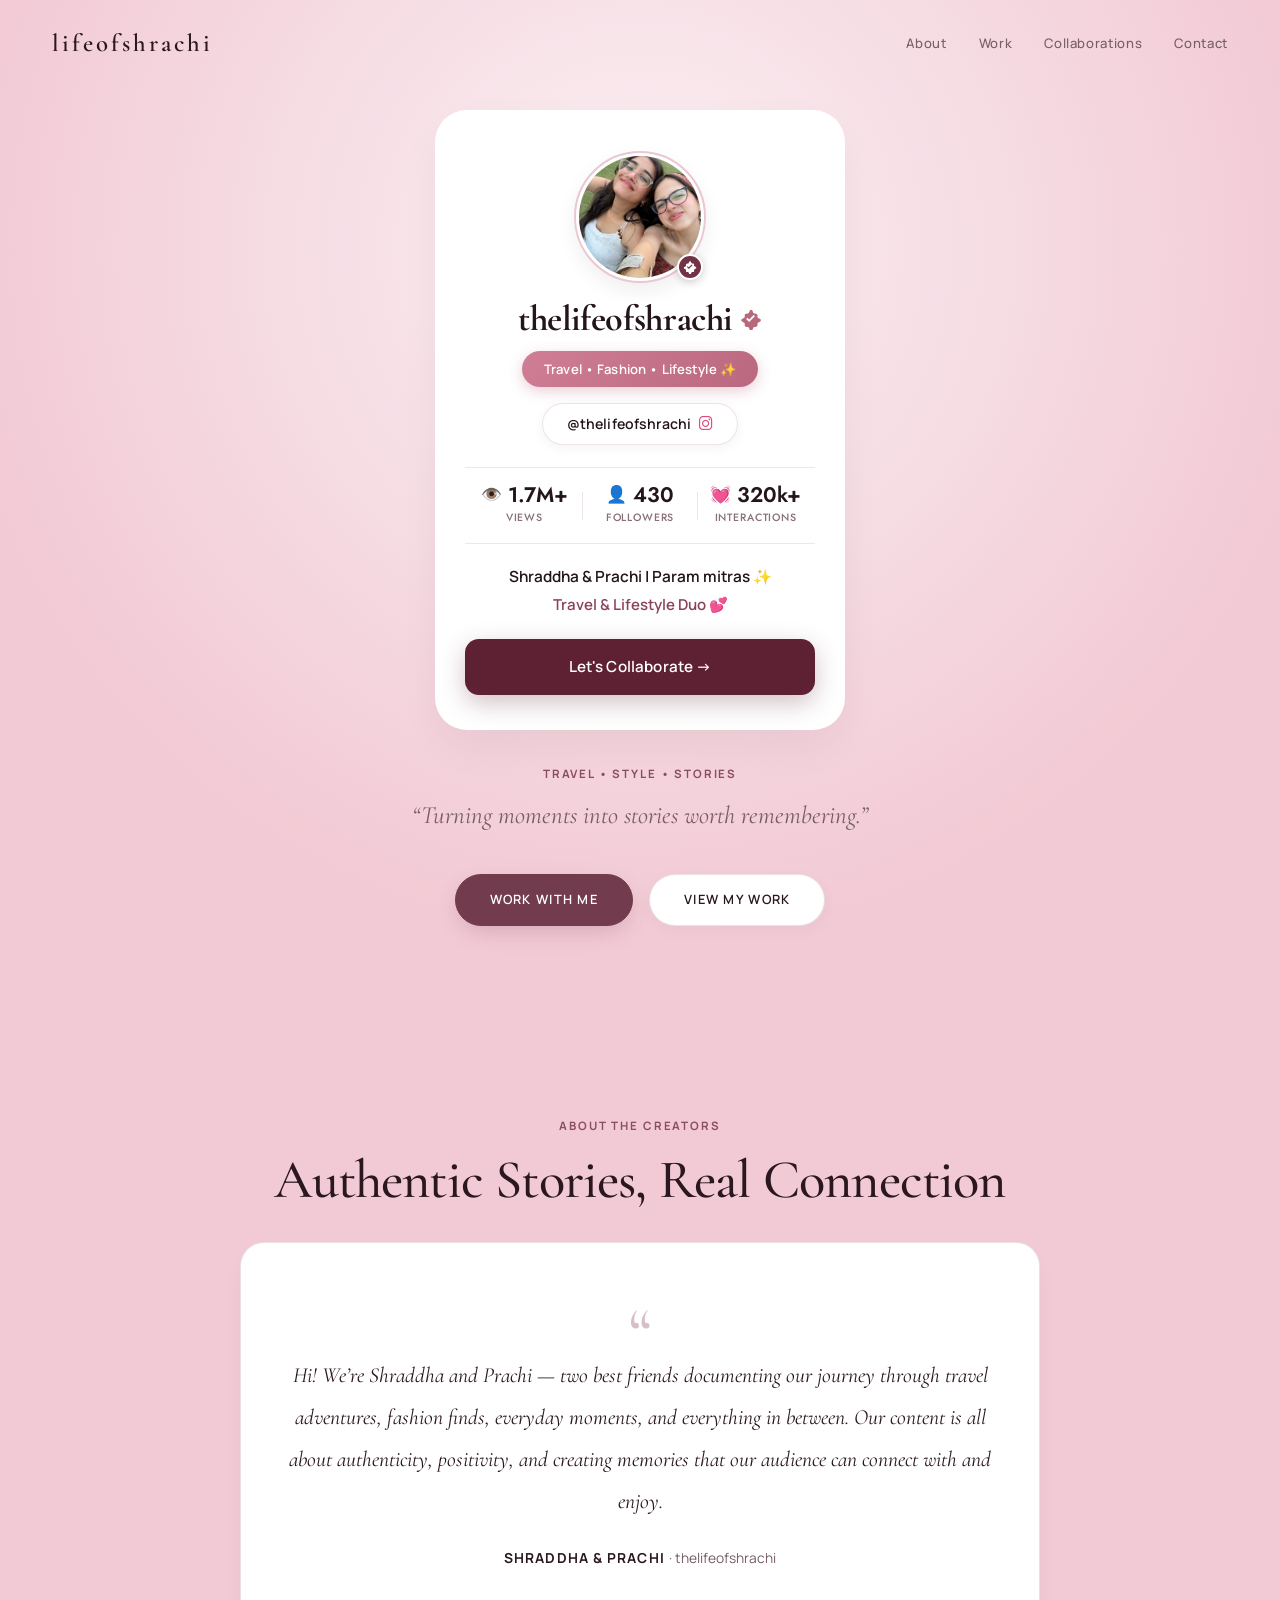
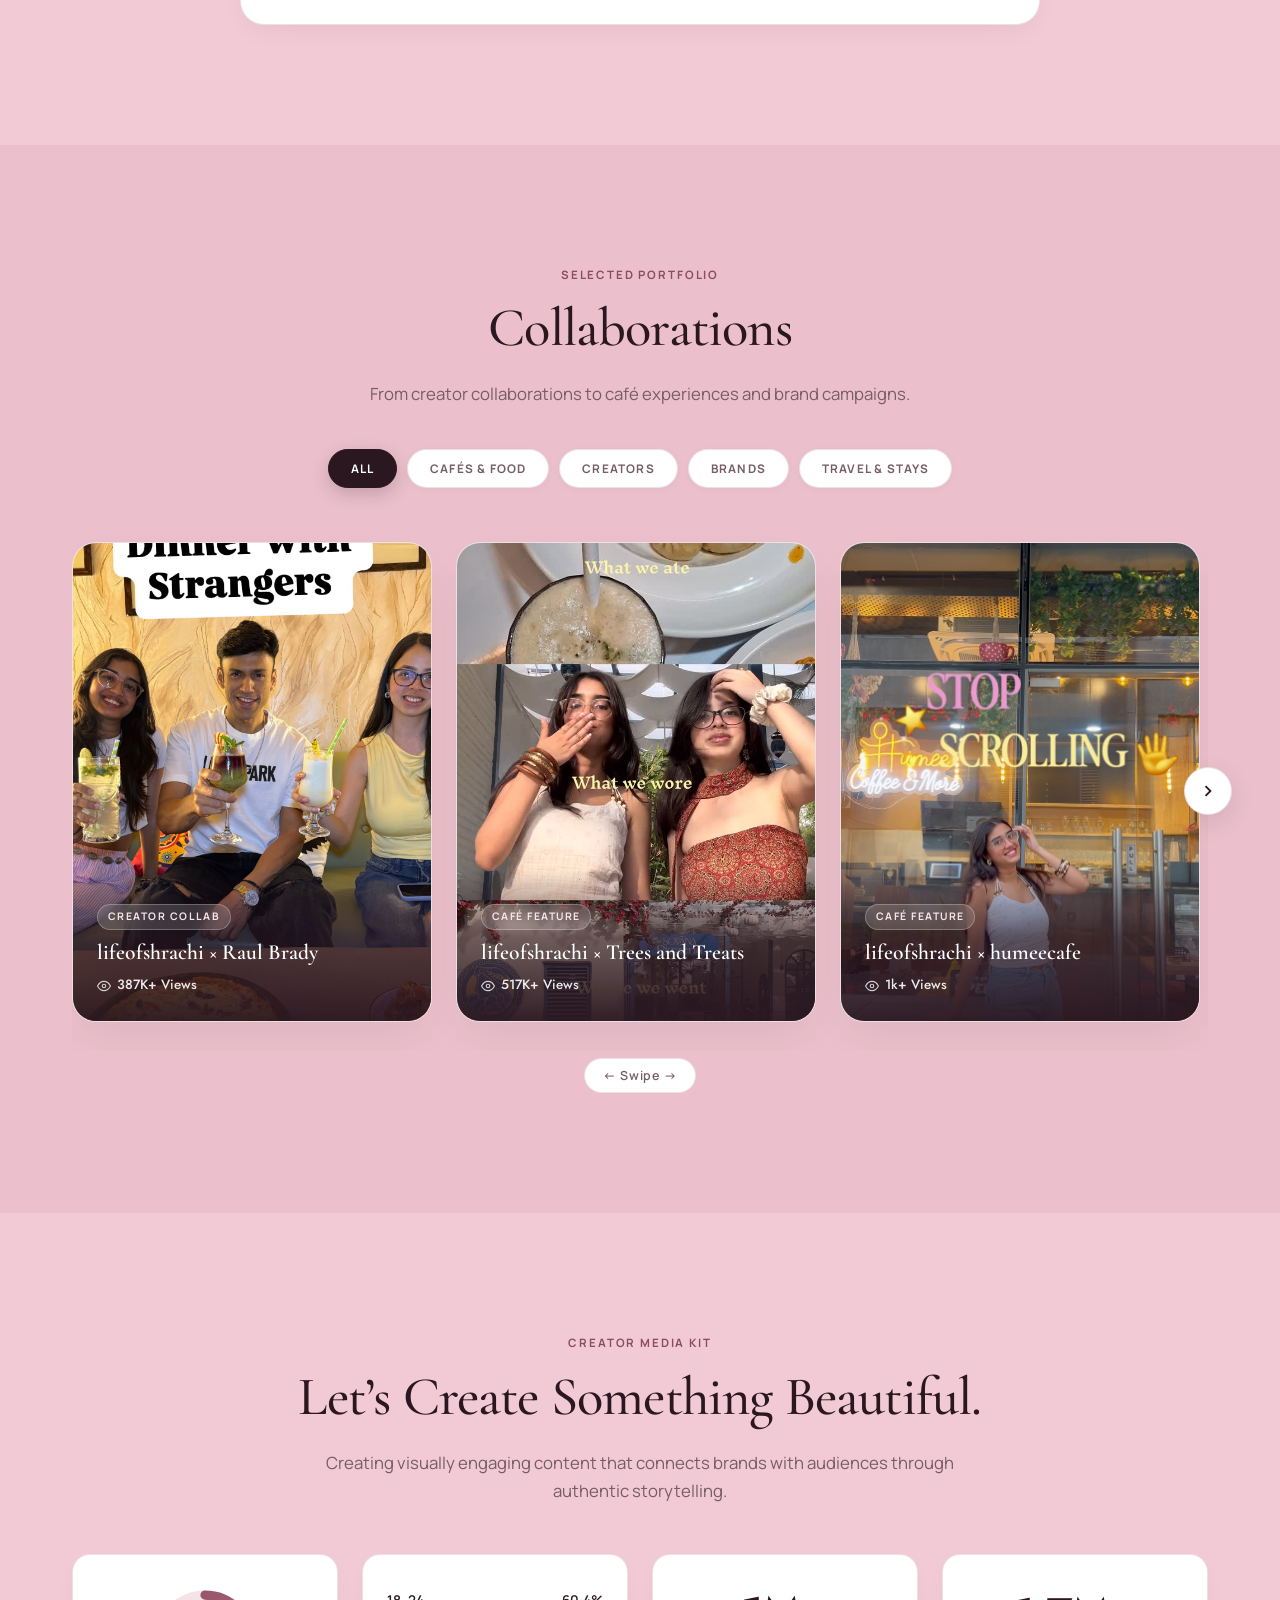
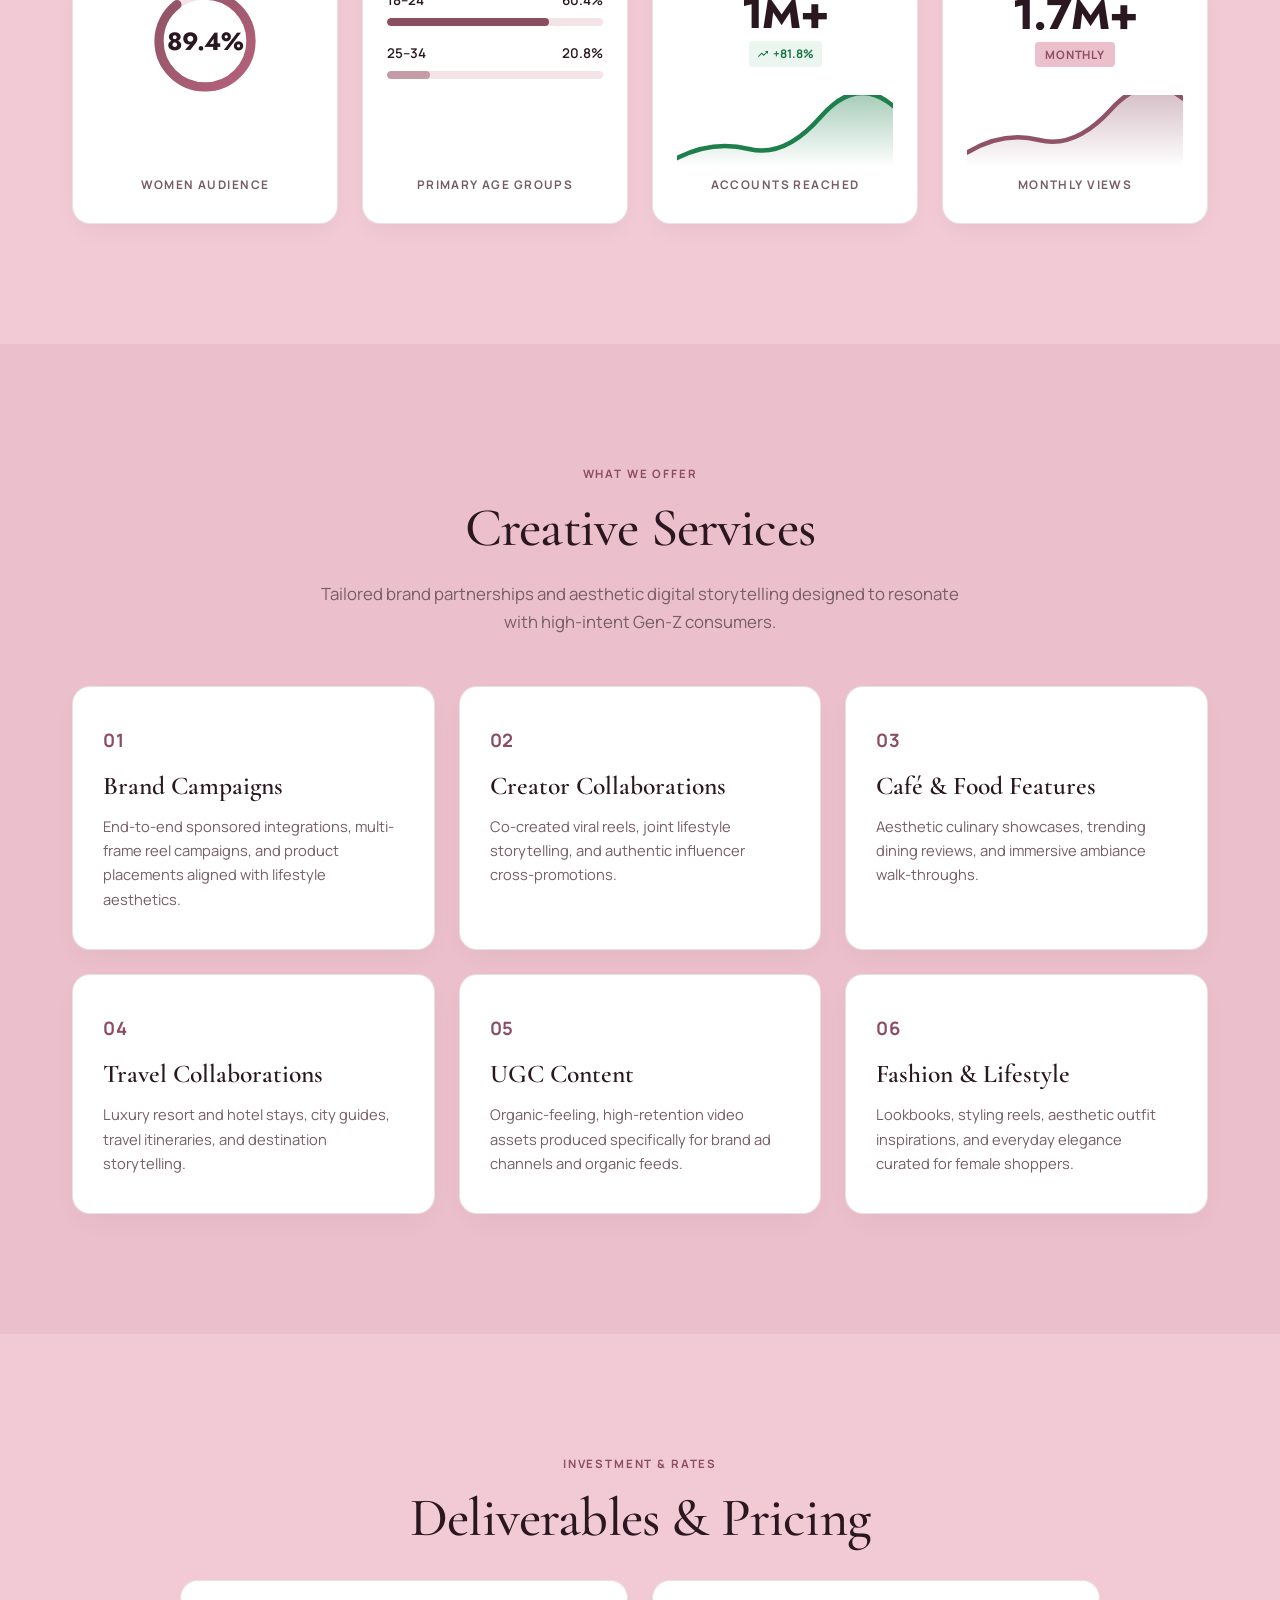
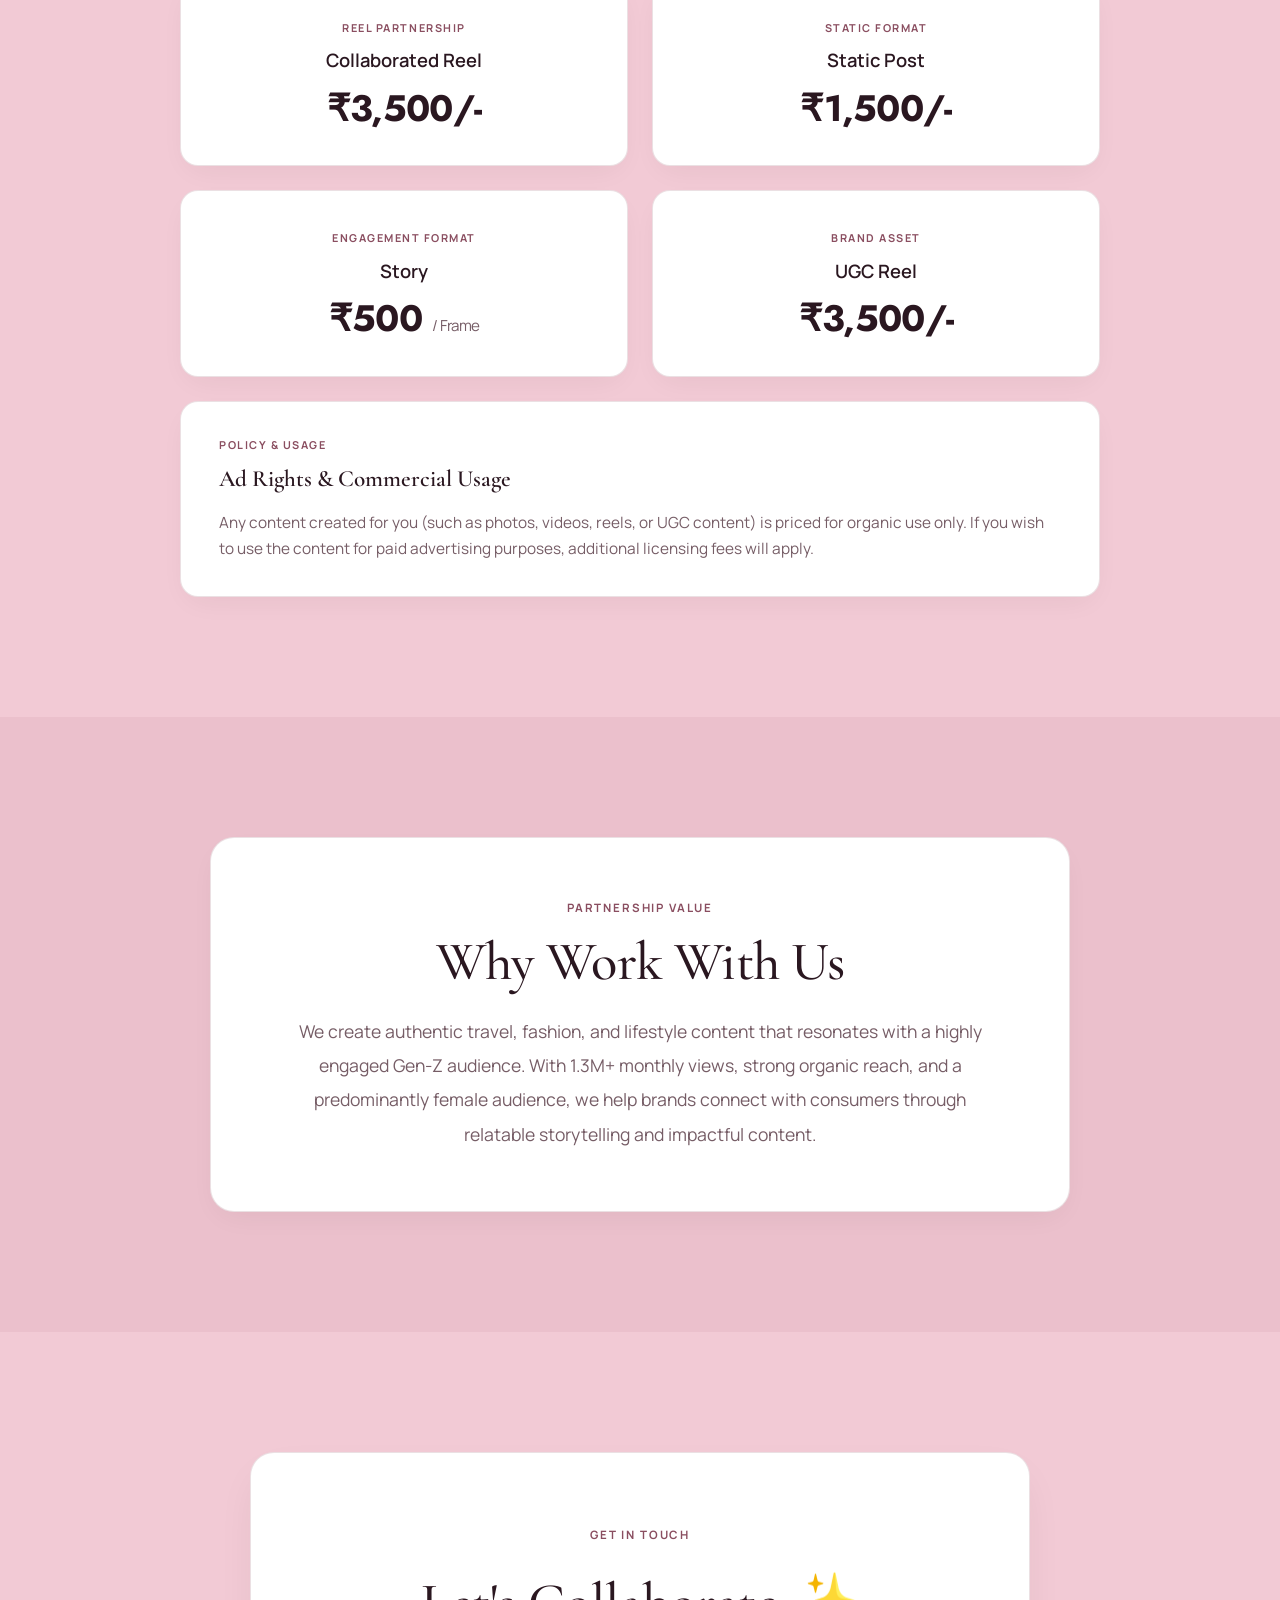
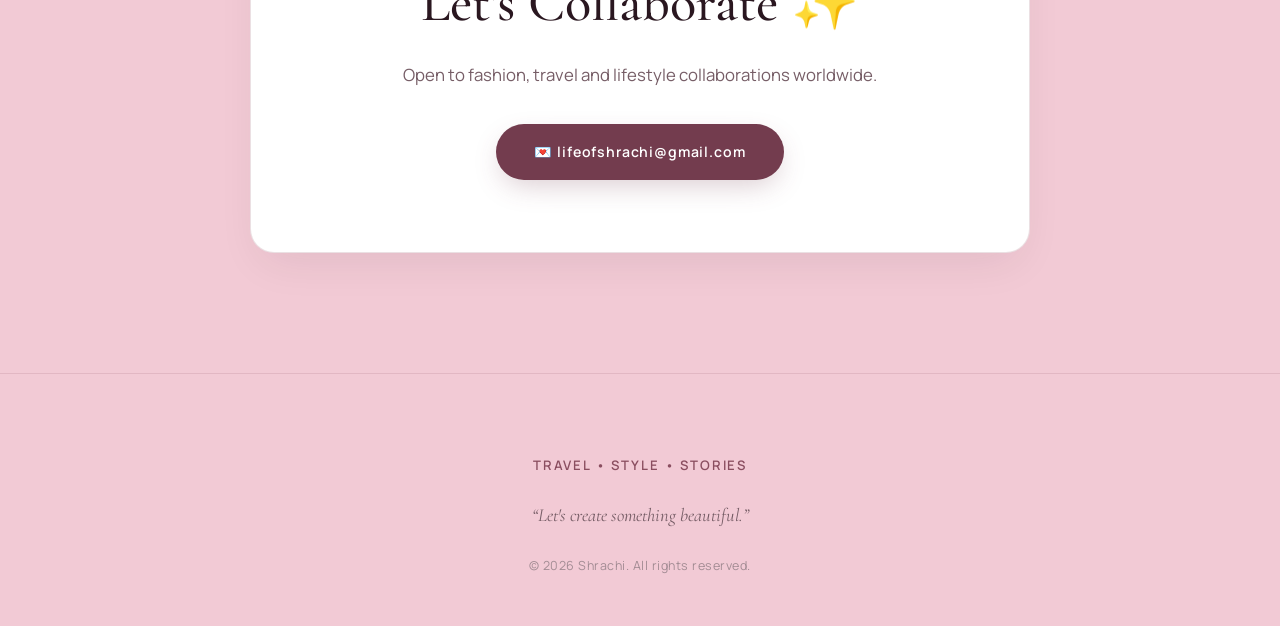
<file: index.html>
<!DOCTYPE html>
<html lang="en">

<head>
    <meta charset="UTF-8">
    <meta name="viewport" content="width=device-width, initial-scale=1.0">
    <title>SHRACHI | Luxury Travel, Fashion & Lifestyle Media Kit</title>
    <meta name="description"
        content="Media kit and portfolio for @thelifeofshrachi. Travel, fashion, and lifestyle creator duo creating authentic storytelling for modern brands.">

    <link rel="stylesheet" href="style.css?v=26">

    <!-- Google Fonts: Cormorant Garamond, Jost & Manrope -->
    <link rel="preconnect" href="https://fonts.googleapis.com">
    <link rel="preconnect" href="https://fonts.gstatic.com" crossorigin>
    <link
        href="https://fonts.googleapis.com/css2?family=Cormorant+Garamond:ital,wght@0,400;0,500;0,600;0,700;1,400;1,600&family=Jost:ital,wght@0,400;0,500;0,600;0,700;0,800;1,400;1,600&family=Manrope:wght@300;400;500;600;700&display=swap"
        rel="stylesheet">

    <link rel="stylesheet" href="https://cdnjs.cloudflare.com/ajax/libs/font-awesome/6.5.1/css/all.min.css">

    <!-- Favicon -->
    <link rel="icon" type="image/png" href="favicon/favicon-96x96.png" sizes="96x96" />
    <link rel="icon" type="image/svg+xml" href="favicon/favicon.svg" />
    <link rel="shortcut icon" href="favicon/favicon.ico" />
    <link rel="apple-touch-icon" sizes="180x180" href="favicon/apple-touch-icon.png" />
    <meta name="apple-mobile-web-app-title" content="SHRACHI" />
</head>

<body>

    <!-- STICKY MINIMAL NAVBAR -->
    <header class="site-header" id="siteHeader">
        <div class="nav-container">
            <a href="#" class="nav-logo">lifeofshrachi</a>

            <nav class="nav-menu" id="navMenu">
                <a href="#about" class="nav-link">About</a>
                <a href="#collaborations" class="nav-link">Work</a>
                <a href="#collaborations" class="nav-link">Collaborations</a>
                <a href="#contact" class="nav-link">Contact</a>
            </nav>

            <button class="nav-toggle" id="navToggle" aria-label="Toggle Navigation">
                <span class="bar bar-1"></span>
                <span class="bar bar-2"></span>
            </button>
        </div>
    </header>

    <!-- HERO SECTION -->
    <section class="hero-section" id="hero">
        <div class="container hero-container">
            <div class="hero-content">
                <!-- EDITORIAL CREATOR CARD -->
                <div class="hero-card">
                    <div class="avatar-container">
                        <div class="avatar-wrap">
                            <img src="images/profilepic.jpeg" alt="Shraddha & Prachi - thelifeofshrachi">
                        </div>
                        <div class="avatar-verified" title="Verified Creator">
                            <svg viewBox="0 0 24 24" width="14" height="14" fill="currentColor">
                                <path
                                    d="M12 2c-.6 0-1.1.4-1.3 1L9.7 5.1c-.2.5-.7.9-1.2 1L6.3 6.3c-.6.1-1.1.7-1.1 1.3l-.1 2.2c0 .5-.4 1-.9 1.2l-2 1c-.5.3-.8.8-.8 1.4s.3 1.1.8 1.4l2 1c.5.2.9.7.9 1.2l.1 2.2c0 .6.5 1.2 1.1 1.3l2.2.2c.5 0 1 .4 1.2.9l1 2.3c.3.5.8.8 1.4.8s1.1-.3 1.4-.8l1-2.3c.2-.5.7-.9 1.2-1l2.2-.2c.6-.1 1.1-.7 1.1-1.3l.1-2.2c0-.5.4-1 .9-1.2l2-1c.5-.3.8-.8.8-1.4s-.3-1.1-.8-1.4l-2-1c-.5-.2-.9-.7-.9-1.2l-.1-2.2c0-.6-.5-1.2-1.1-1.3l-2.2-.2c-.5 0-1-.4-1.2-.9l-1-2.3c-.3-.5-.8-.8-1.4-.8zm-2 13.4l-3.3-3.3 1.4-1.4 1.9 1.9 4.9-4.9 1.4 1.4-6.3 6.3z" />
                            </svg>
                        </div>
                    </div>

                    <div class="card-brand-header">
                        <h2 class="card-brand-name">thelifeofshrachi</h2>
                        <span class="card-brand-badge" title="Verified Creator">
                            <svg viewBox="0 0 24 24" width="22" height="22">
                                <path fill="#B8687D"
                                    d="M12 2c-.6 0-1.1.4-1.3 1L9.7 5.1c-.2.5-.7.9-1.2 1L6.3 6.3c-.6.1-1.1.7-1.1 1.3l-.1 2.2c0 .5-.4 1-.9 1.2l-2 1c-.5.3-.8.8-.8 1.4s.3 1.1.8 1.4l2 1c.5.2.9.7.9 1.2l.1 2.2c0 .6.5 1.2 1.1 1.3l2.2.2c.5 0 1 .4 1.2.9l1 2.3c.3.5.8.8 1.4.8s1.1-.3 1.4-.8l1-2.3c.2-.5.7-.9 1.2-1l2.2-.2c.6-.1 1.1-.7 1.1-1.3l.1-2.2c0-.5.4-1 .9-1.2l2-1c.5-.3.8-.8.8-1.4s-.3-1.1-.8-1.4l-2-1c-.5-.2-.9-.7-.9-1.2l-.1-2.2c0-.6-.5-1.2-1.1-1.3l-2.2-.2c-.5 0-1-.4-1.2-.9l-1-2.3c-.3-.5-.8-.8-1.4-.8z" />
                                <path fill="#ffffff" d="M10 15.4l-3.3-3.3 1.4-1.4 1.9 1.9 4.9-4.9 1.4 1.4-6.3 6.3z" />
                            </svg>
                        </span>
                    </div>

                    <div class="card-niche-pill">
                        <span>Travel • Fashion • Lifestyle ✨</span>
                    </div>

                    <div class="handle-wrap">
                        <a href="https://instagram.com/thelifeofshrachi" target="_blank" rel="noopener noreferrer"
                            class="handle-pill">
                            <span>@thelifeofshrachi</span>
                            <i class="fab fa-instagram"></i>
                        </a>
                    </div>

                    <div class="quick-stats">
                        <div class="quick-stat">
                            <div class="stat-num-row">
                                <span class="stat-icon">👁️</span>
                                <span class="stat-num">1.7M+</span>
                            </div>
                            <span class="stat-lbl">VIEWS</span>
                        </div>
                        <div class="stat-divider"></div>
                        <div class="quick-stat">
                            <div class="stat-num-row">
                                <span class="stat-icon">👤</span>
                                <span class="stat-num">430</span>
                            </div>
                            <span class="stat-lbl">FOLLOWERS</span>
                        </div>
                        <div class="stat-divider"></div>
                        <div class="quick-stat">
                            <div class="stat-num-row">
                                <span class="stat-icon">💓</span>
                                <span class="stat-num">320k+</span>
                            </div>
                            <span class="stat-lbl">INTERACTIONS</span>
                        </div>
                    </div>

                    <div class="bio-text">
                        <p class="bio-main">Shraddha &amp; Prachi | Param mitras ✨</p>
                        <p class="bio-sub">Travel &amp; Lifestyle Duo 💕</p>
                    </div>

                    <a href="#contact" class="hero-card-cta">Let's Collaborate &rarr;</a>
                </div>

                <div class="section-eyebrow hero-eyebrow">TRAVEL • STYLE • STORIES</div>
                <p class="hero-quote">“Turning moments into stories worth remembering.”</p>

                <div class="hero-actions">
                    <a href="#contact" class="btn btn-primary">WORK WITH ME</a>
                    <a href="#collaborations" class="btn btn-secondary">VIEW MY WORK</a>
                </div>
            </div>
        </div>
    </section>

    <!-- ABOUT SECTION -->
    <section id="about" class="about-section reveal">
        <div class="container">
            <div class="section-eyebrow">ABOUT THE CREATORS</div>
            <h2 class="section-title">Authentic Stories, Real Connection</h2>
            <div class="about-card">
                <p>
                    Hi! We’re Shraddha and Prachi — two best friends documenting our journey through travel adventures,
                    fashion finds, everyday moments, and everything in between. Our content is all about authenticity,
                    positivity, and creating memories that our audience can connect with and enjoy.
                </p>
                <div class="about-signature">Shraddha & Prachi <span>· thelifeofshrachi</span></div>
            </div>
        </div>
    </section>

    <!-- COLLABORATIONS SECTION -->
    <section id="collaborations" class="collaboration-section reveal">
        <div class="container carousel-container">
            <div class="collab-header">
                <div class="section-eyebrow">SELECTED PORTFOLIO</div>
                <h2 class="section-title">Collaborations</h2>
                <p class="collab-subtitle">From creator collaborations to café experiences and brand campaigns.</p>
            </div>

            <!-- CATEGORY FILTERS -->
            <div class="collab-filters" role="tablist" aria-label="Collaboration Categories">
                <button type="button" class="collab-filter-btn active" role="tab" aria-selected="true"
                    data-filter="all">ALL</button>
                <button type="button" class="collab-filter-btn" role="tab" aria-selected="false"
                    data-filter="cafes">CAFÉS & FOOD</button>
                <button type="button" class="collab-filter-btn" role="tab" aria-selected="false"
                    data-filter="creators">CREATORS</button>
                <button type="button" class="collab-filter-btn" role="tab" aria-selected="false"
                    data-filter="brands">BRANDS</button>
                <button type="button" class="collab-filter-btn" role="tab" aria-selected="false"
                    data-filter="travel">TRAVEL & STAYS</button>
            </div>

            <!-- CAROUSEL WRAPPER -->
            <div class="carousel-wrapper">
                <button class="carousel-btn prev-btn" aria-label="Previous collaborations">
                    <svg viewBox="0 0 24 24" width="22" height="22">
                        <path fill="currentColor" d="M15.41 16.59L10.83 12l4.58-4.59L14 6l-6 6 6 6 1.41-1.41z" />
                    </svg>
                </button>

                <div class="reels-carousel" role="region" aria-label="Collaborations carousel">
                    <!-- Populated dynamically by script.js with fallback content -->
                    <a href="https://www.instagram.com/reel/DY9oxuLJYmg/?utm_source=ig_web_copy_link&igsh=MzRlODBiNWFlZA=="
                        target="_blank" rel="noopener noreferrer" class="reel-card" data-category="creators">
                        <img src="images/reel1.jpg" alt="lifeofshrachi × Raul Brady creator collaboration"
                            loading="lazy">
                        <div class="reel-play-btn" aria-hidden="true">
                            <svg viewBox="0 0 24 24" fill="currentColor" width="20" height="20">
                                <path d="M8 5v14l11-7z" />
                            </svg>
                        </div>
                        <div class="reel-content">
                            <span class="reel-category-badge">CREATOR COLLAB</span>
                            <h3>lifeofshrachi × Raul Brady</h3>
                            <p class="reel-views">
                                <svg class="view-icon" viewBox="0 0 24 24" width="14" height="14" fill="none"
                                    stroke="currentColor" stroke-width="2" stroke-linecap="round"
                                    stroke-linejoin="round" aria-hidden="true">
                                    <path d="M1 12s4-8 11-8 11 8 11 8-4 8-11 8-11-8-11-8z"></path>
                                    <circle cx="12" cy="12" r="3"></circle>
                                </svg>
                                <span>387K+ Views</span>
                            </p>
                        </div>
                    </a>

                    <a href="https://www.instagram.com/reel/DYhq8gpTZqc/?utm_source=ig_web_copy_link&igsh=MzRlODBiNWFlZA=="
                        target="_blank" rel="noopener noreferrer" class="reel-card" data-category="cafes">
                        <img src="images/reel2.jpg" alt="lifeofshrachi × Trees and Treats collaboration" loading="lazy">
                        <div class="reel-play-btn" aria-hidden="true">
                            <svg viewBox="0 0 24 24" fill="currentColor" width="20" height="20">
                                <path d="M8 5v14l11-7z" />
                            </svg>
                        </div>
                        <div class="reel-content">
                            <span class="reel-category-badge">CAFÉ FEATURE</span>
                            <h3>lifeofshrachi × Trees and Treats</h3>
                            <p class="reel-views">
                                <svg class="view-icon" viewBox="0 0 24 24" width="14" height="14" fill="none"
                                    stroke="currentColor" stroke-width="2" stroke-linecap="round"
                                    stroke-linejoin="round" aria-hidden="true">
                                    <path d="M1 12s4-8 11-8 11 8 11 8-4 8-11 8-11-8-11-8z"></path>
                                    <circle cx="12" cy="12" r="3"></circle>
                                </svg>
                                <span>517K+ Views</span>
                            </p>
                        </div>
                    </a>

                    <a href="https://www.instagram.com/reel/DaqIBjuzVlV/?utm_source=ig_web_copy_link&igsh=MzRlODBiNWFlZA=="
                        target="_blank" rel="noopener noreferrer" class="reel-card" data-category="cafes">
                        <img src="images/reel3.jpg" alt="lifeofshrachi × humeecafe collaboration" loading="lazy">
                        <div class="reel-play-btn" aria-hidden="true">
                            <svg viewBox="0 0 24 24" fill="currentColor" width="20" height="20">
                                <path d="M8 5v14l11-7z" />
                            </svg>
                        </div>
                        <div class="reel-content">
                            <span class="reel-category-badge">CAFÉ FEATURE</span>
                            <h3>lifeofshrachi × humeecafe</h3>
                            <p class="reel-views">
                                <svg class="view-icon" viewBox="0 0 24 24" width="14" height="14" fill="none"
                                    stroke="currentColor" stroke-width="2" stroke-linecap="round"
                                    stroke-linejoin="round" aria-hidden="true">
                                    <path d="M1 12s4-8 11-8 11 8 11 8-4 8-11 8-11-8-11-8z"></path>
                                    <circle cx="12" cy="12" r="3"></circle>
                                </svg>
                                <span>1k+ Views</span>
                            </p>
                        </div>
                    </a>

                    <a href="https://www.instagram.com/reel/DcJWKwgzpjs/?utm_source=ig_web_copy_link&igsh=MzRlODBiNWFlZA==&igsi=MzRlODBiNWFlZA=="
                        target="_blank" rel="noopener noreferrer" class="reel-card" data-category="cafes">
                        <img src="images/reel4.jpg" alt="lifeofshrachi × Café Roastique collaboration" loading="lazy">
                        <div class="reel-play-btn" aria-hidden="true">
                            <svg viewBox="0 0 24 24" fill="currentColor" width="20" height="20">
                                <path d="M8 5v14l11-7z" />
                            </svg>
                        </div>
                        <div class="reel-content">
                            <span class="reel-category-badge">CAFÉ FEATURE</span>
                            <h3>lifeofshrachi × Café Roastique</h3>
                            <p class="reel-views">
                                <svg class="view-icon" viewBox="0 0 24 24" width="14" height="14" fill="none"
                                    stroke="currentColor" stroke-width="2" stroke-linecap="round"
                                    stroke-linejoin="round" aria-hidden="true">
                                    <path d="M1 12s4-8 11-8 11 8 11 8-4 8-11 8-11-8-11-8z"></path>
                                    <circle cx="12" cy="12" r="3"></circle>
                                </svg>
                                <span>1k+ Views</span>
                            </p>
                        </div>
                    </a>

                    <a href="https://www.instagram.com/reel/DcQwjjOzTO1/?utm_source=ig_web_copy_link&igsi=MzRlODBiNWFlZA=="
                        target="_blank" rel="noopener noreferrer" class="reel-card" data-category="brands">
                        <img src="images/reel5.jpg" alt="lifeofshrachi × Gimi Michi brand collaboration" loading="lazy">
                        <div class="reel-play-btn" aria-hidden="true">
                            <svg viewBox="0 0 24 24" fill="currentColor" width="20" height="20">
                                <path d="M8 5v14l11-7z" />
                            </svg>
                        </div>
                        <div class="reel-content">
                            <span class="reel-category-badge">BRAND COLLAB</span>
                            <h3>lifeofshrachi × Gimi Michi</h3>
                            <p class="reel-views">
                                <svg class="view-icon" viewBox="0 0 24 24" width="14" height="14" fill="none"
                                    stroke="currentColor" stroke-width="2" stroke-linecap="round"
                                    stroke-linejoin="round" aria-hidden="true">
                                    <path d="M1 12s4-8 11-8 11 8 11 8-4 8-11 8-11-8-11-8z"></path>
                                    <circle cx="12" cy="12" r="3"></circle>
                                </svg>
                                <span>2.4k+ Views</span>
                            </p>
                        </div>
                    </a>

                    <a href="https://www.instagram.com/reel/DcgijVbzdhU/?utm_source=ig_web_copy_link&igsi=MzRlODBiNWFlZA=="
                        target="_blank" rel="noopener noreferrer" class="reel-card" data-category="cafes">
                        <img src="images/reel6.jpg" alt="lifeofshrachi × Gianis collaboration" loading="lazy">
                        <div class="reel-play-btn" aria-hidden="true">
                            <svg viewBox="0 0 24 24" fill="currentColor" width="20" height="20">
                                <path d="M8 5v14l11-7z" />
                            </svg>
                        </div>
                        <div class="reel-content">
                            <span class="reel-category-badge">CAFÉ FEATURE</span>
                            <h3>lifeofshrachi × Gianis</h3>
                            <p class="reel-views">
                                <svg class="view-icon" viewBox="0 0 24 24" width="14" height="14" fill="none"
                                    stroke="currentColor" stroke-width="2" stroke-linecap="round"
                                    stroke-linejoin="round" aria-hidden="true">
                                    <path d="M1 12s4-8 11-8 11 8 11 8-4 8-11 8-11-8-11-8z"></path>
                                    <circle cx="12" cy="12" r="3"></circle>
                                </svg>
                                <span>2.5K+ Views</span>
                            </p>
                        </div>
                    </a>
                </div>

                <button class="carousel-btn next-btn" aria-label="Next collaborations">
                    <svg viewBox="0 0 24 24" width="22" height="22">
                        <path fill="currentColor" d="M8.59 16.58L13.17 12 8.59 7.41 10 6l6 6-6 6-1.41-1.42z" />
                    </svg>
                </button>
            </div>

            <div class="swipe-indicator">← Swipe →</div>
        </div>
    </section>

    <!-- MEDIA KIT (AUDIENCE & METRICS) -->
    <section id="media-kit" class="mediakit-section reveal">
        <div class="container">
            <div class="section-eyebrow">CREATOR MEDIA KIT</div>
            <h2 class="section-title">Let’s Create Something Beautiful.</h2>
            <p class="section-lead">Creating visually engaging content that connects brands with audiences through
                authentic storytelling.</p>

            <div class="audience-grid">
                <div class="audience-card demographic-card">
                    <div class="demographic-chart">
                        <svg viewBox="0 0 36 36" class="circular-chart rose">
                            <defs>
                                <linearGradient id="roseGradient" x1="0%" y1="0%" x2="100%" y2="100%">
                                    <stop offset="0%" stop-color="#8F5365" />
                                    <stop offset="100%" stop-color="#b5627b" />
                                </linearGradient>
                            </defs>
                            <path class="circle-bg"
                                d="M18 2.0845 a 15.9155 15.9155 0 0 1 0 31.831 a 15.9155 15.9155 0 0 1 0 -31.831"
                                fill="none" />
                            <path class="circle" stroke="url(#roseGradient)" stroke-dasharray="89.4, 100"
                                d="M18 2.0845 a 15.9155 15.9155 0 0 1 0 31.831 a 15.9155 15.9155 0 0 1 0 -31.831"
                                fill="none" />
                        </svg>
                        <div class="chart-percentage">89.4%</div>
                    </div>
                    <p class="card-caption">Women Audience</p>
                </div>

                <div class="audience-card age-card">
                    <div class="age-distribution">
                        <div class="age-bar-wrap">
                            <div class="age-info">
                                <span class="age-label">18–24</span>
                                <span class="age-val">60.4%</span>
                            </div>
                            <div class="age-track">
                                <div class="age-bar bar-1"></div>
                            </div>
                        </div>
                        <div class="age-bar-wrap">
                            <div class="age-info">
                                <span class="age-label">25–34</span>
                                <span class="age-val">20.8%</span>
                            </div>
                            <div class="age-track">
                                <div class="age-bar bar-2"></div>
                            </div>
                        </div>
                    </div>
                    <p class="card-caption">Primary Age Groups</p>
                </div>

                <div class="audience-card stat-detail-card">
                    <div class="stat-highlight">
                        <div class="stat-num">1M+</div>
                        <div class="stat-trend-wrap">
                            <svg class="trend-icon" viewBox="0 0 24 24" width="12" height="12" fill="currentColor">
                                <path d="M16 6l2.29 2.29-4.88 4.88-4-4L2 16.59 3.41 18l6-6 4 4 6.3-6.29L22 12V6h-6z" />
                            </svg>
                            <span>+81.8%</span>
                        </div>
                    </div>
                    <div class="stat-sparkline">
                        <svg viewBox="0 0 120 40" class="sparkline-chart green">
                            <defs>
                                <linearGradient id="greenSparkGradient" x1="0%" y1="0%" x2="0%" y2="100%">
                                    <stop offset="0%" stop-color="rgba(30, 126, 76, 0.4)" />
                                    <stop offset="100%" stop-color="rgba(30, 126, 76, 0)" />
                                </linearGradient>
                            </defs>
                            <path class="sparkline-fill" d="M0,35 Q20,25 40,30 T80,12 T120,6 L120,40 L0,40 Z"
                                fill="url(#greenSparkGradient)" />
                            <path class="sparkline-line" d="M0,35 Q20,25 40,30 T80,12 T120,6" fill="none"
                                stroke="#1e7e4c" stroke-width="2.5" stroke-linecap="round" />
                        </svg>
                    </div>
                    <p class="card-caption">Accounts Reached</p>
                </div>

                <div class="audience-card stat-detail-card">
                    <div class="stat-highlight">
                        <div class="stat-num">1.7M+</div>
                        <div class="stat-badge-wrap">
                            <span>Monthly</span>
                        </div>
                    </div>
                    <div class="stat-sparkline">
                        <svg viewBox="0 0 120 40" class="sparkline-chart rose">
                            <defs>
                                <linearGradient id="roseSparkGradient" x1="0%" y1="0%" x2="0%" y2="100%">
                                    <stop offset="0%" stop-color="rgba(143, 83, 101, 0.4)" />
                                    <stop offset="100%" stop-color="rgba(143, 83, 101, 0)" />
                                </linearGradient>
                            </defs>
                            <path class="sparkline-fill" d="M0,32 Q20,20 40,25 T80,8 T120,2 L120,40 L0,40 Z"
                                fill="url(#roseSparkGradient)" />
                            <path class="sparkline-line" d="M0,32 Q20,20 40,25 T80,8 T120,2" fill="none"
                                stroke="#8F5365" stroke-width="2.5" stroke-linecap="round" />
                        </svg>
                    </div>
                    <p class="card-caption">Monthly Views</p>
                </div>
            </div>
        </div>
    </section>

    <!-- SERVICES SECTION -->
    <section class="services-section reveal" id="services">
        <div class="container">
            <div class="section-eyebrow">WHAT WE OFFER</div>
            <h2 class="section-title">Creative Services</h2>
            <p class="section-lead">Tailored brand partnerships and aesthetic digital storytelling designed to resonate
                with high-intent Gen-Z consumers.</p>

            <div class="services-editorial-grid">
                <div class="service-editorial-card">
                    <span class="service-index">01</span>
                    <h3>Brand Campaigns</h3>
                    <p>End-to-end sponsored integrations, multi-frame reel campaigns, and product placements aligned
                        with lifestyle aesthetics.</p>
                </div>

                <div class="service-editorial-card">
                    <span class="service-index">02</span>
                    <h3>Creator Collaborations</h3>
                    <p>Co-created viral reels, joint lifestyle storytelling, and authentic influencer cross-promotions.
                    </p>
                </div>

                <div class="service-editorial-card">
                    <span class="service-index">03</span>
                    <h3>Café & Food Features</h3>
                    <p>Aesthetic culinary showcases, trending dining reviews, and immersive ambiance walk-throughs.</p>
                </div>

                <div class="service-editorial-card">
                    <span class="service-index">04</span>
                    <h3>Travel Collaborations</h3>
                    <p>Luxury resort and hotel stays, city guides, travel itineraries, and destination storytelling.</p>
                </div>

                <div class="service-editorial-card">
                    <span class="service-index">05</span>
                    <h3>UGC Content</h3>
                    <p>Organic-feeling, high-retention video assets produced specifically for brand ad channels and
                        organic feeds.</p>
                </div>

                <div class="service-editorial-card">
                    <span class="service-index">06</span>
                    <h3>Fashion & Lifestyle</h3>
                    <p>Lookbooks, styling reels, aesthetic outfit inspirations, and everyday elegance curated for female
                        shoppers.</p>
                </div>
            </div>
        </div>
    </section>

    <!-- DELIVERABLES & PRICING -->
    <section class="pricing-section reveal" id="pricing">
        <div class="container">
            <div class="section-eyebrow">INVESTMENT & RATES</div>
            <h2 class="section-title">Deliverables & Pricing</h2>

            <div class="pricing-grid">
                <div class="price-card">
                    <span class="price-type">REEL PARTNERSHIP</span>
                    <h3>Collaborated Reel</h3>
                    <p class="price-tag">₹3,500/-</p>
                </div>

                <div class="price-card">
                    <span class="price-type">STATIC FORMAT</span>
                    <h3>Static Post</h3>
                    <p class="price-tag">₹1,500/-</p>
                </div>

                <div class="price-card">
                    <span class="price-type">ENGAGEMENT FORMAT</span>
                    <h3>Story</h3>
                    <p class="price-tag">₹500 <span class="price-sub">/ Frame</span></p>
                </div>

                <div class="price-card">
                    <span class="price-type">BRAND ASSET</span>
                    <h3>UGC Reel</h3>
                    <p class="price-tag">₹3,500/-</p>
                </div>

                <div class="price-card full">
                    <div class="ad-rights-header">
                        <span class="ad-rights-badge">POLICY & USAGE</span>
                        <h3>Ad Rights & Commercial Usage</h3>
                    </div>
                    <p>
                        Any content created for you (such as photos, videos, reels, or UGC content) is priced for
                        organic use only. If you wish to use the content for paid advertising purposes, additional
                        licensing fees will apply.
                    </p>
                </div>
            </div>
        </div>
    </section>

    <!-- WHY WORK WITH US -->
    <section class="why-section reveal" id="why-us">
        <div class="container">
            <div class="why-spotlight-card">
                <div class="section-eyebrow">PARTNERSHIP VALUE</div>
                <h2 class="section-title">Why Work With Us</h2>
                <p>
                    We create authentic travel, fashion, and lifestyle content that resonates with a highly engaged
                    Gen-Z audience. With 1.3M+ monthly views, strong organic reach, and a predominantly female audience,
                    we help brands connect with consumers through relatable storytelling and impactful content.
                </p>
            </div>
        </div>
    </section>

    <!-- CONTACT -->
    <section id="contact" class="contact-section reveal">
        <div class="container">
            <div class="contact-card">
                <div class="section-eyebrow">GET IN TOUCH</div>
                <h2>Let's Collaborate ✨</h2>
                <p>Open to fashion, travel and lifestyle collaborations worldwide.</p>
                <a href="mailto:lifeofshrachi@gmail.com" target="_blank" rel="noopener noreferrer" class="contact-btn">
                    <span>💌 lifeofshrachi@gmail.com</span>
                </a>
            </div>
        </div>
    </section>

    <!-- FOOTER -->
    <footer class="site-footer">
        <div class="footer-container">
            <p class="footer-tagline">Travel • Style • Stories</p>
            <p class="footer-quote">“Let's create something beautiful.”</p>
            <div class="footer-copy">© 2026 Shrachi. All rights reserved.</div>
        </div>
    </footer>

    <script src="script.js?v=21"></script>
</body>

</html>
</file>
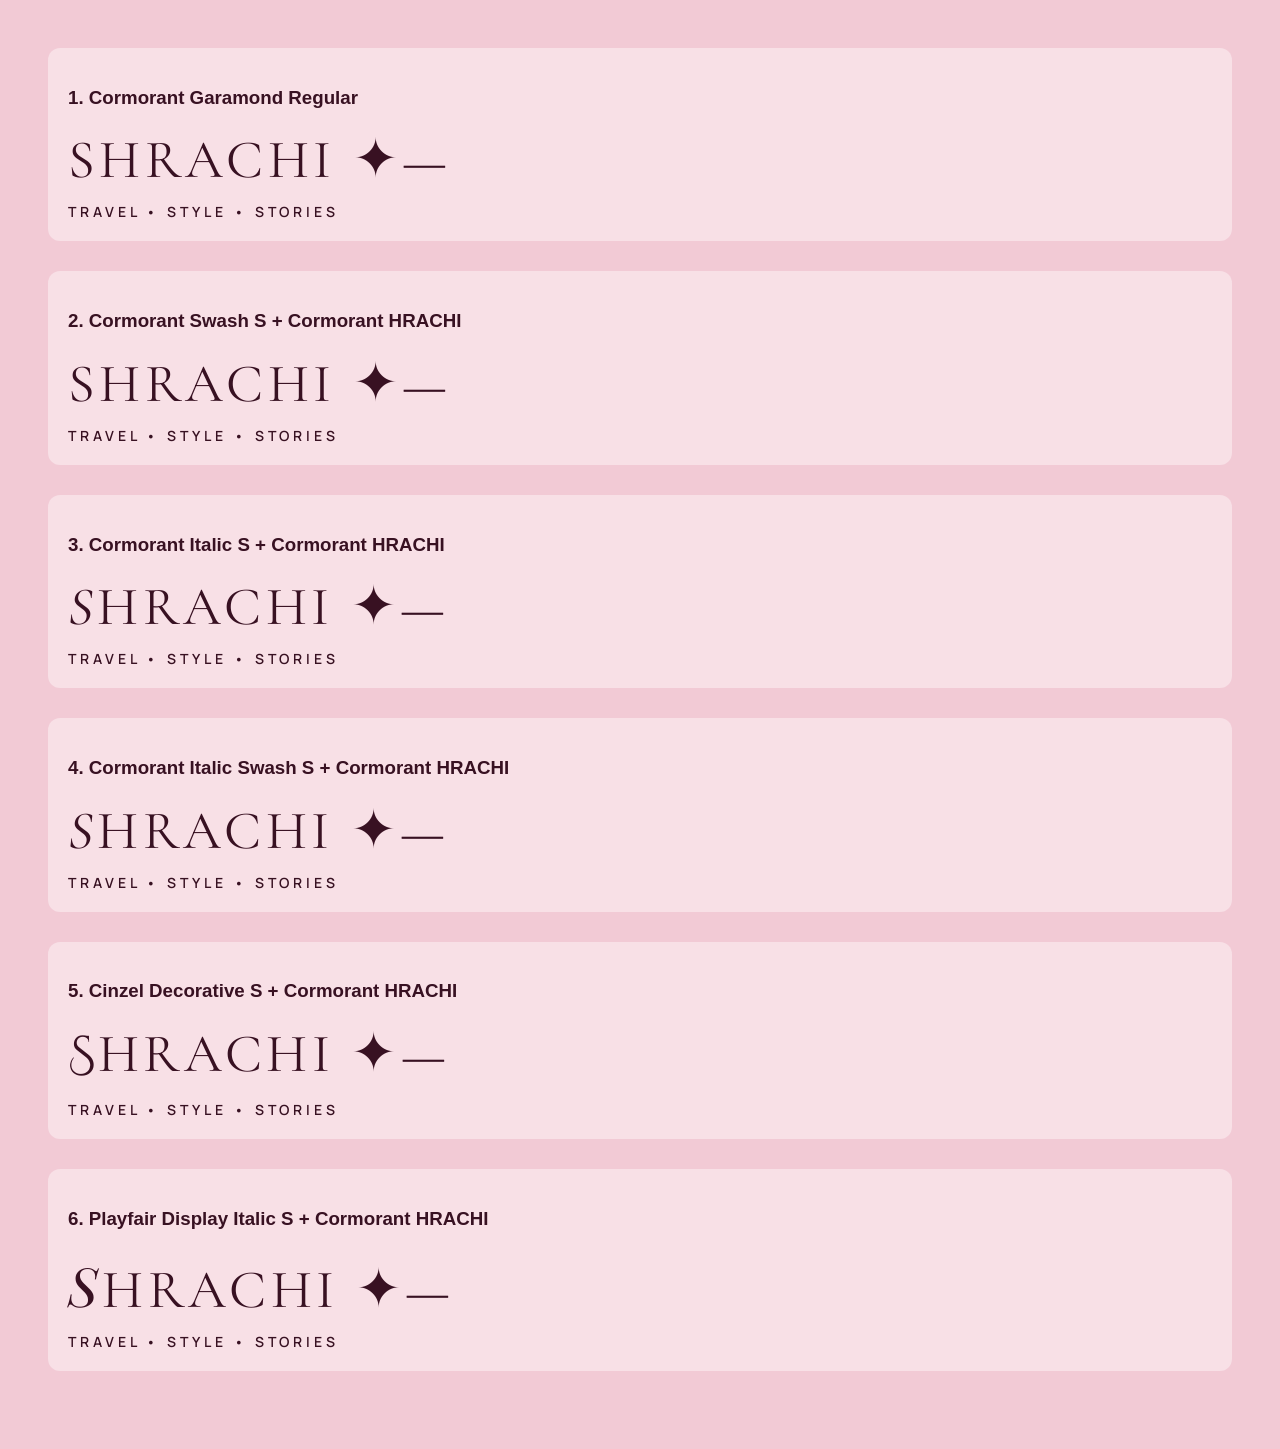
<file: scratch/test_fonts.html>
<!DOCTYPE html>
<html>
<head>
    <meta charset="UTF-8">
    <link rel="preconnect" href="https://fonts.googleapis.com">
    <link rel="preconnect" href="https://fonts.gstatic.com" crossorigin>
    <link href="https://fonts.googleapis.com/css2?family=Cinzel+Decorative:wght@400;700&family=Cormorant+Garamond:ital,wght@0,400;0,600;0,700;1,400;1,600&family=Playfair+Display:ital,wght@0,400;0,600;0,700;1,400;1,600&family=Prata&family=Italiana&family=Bodoni+Moda:ital,opsz,wght@0,6..96,400..700;1,6..96,400..700&family=Manrope:wght@400;500;600&display=swap" rel="stylesheet">
    <style>
        body {
            background: #F2CAD5;
            padding: 40px;
            font-family: sans-serif;
            color: #381122;
        }
        .sample {
            margin-bottom: 30px;
            padding: 20px;
            background: rgba(255,255,255,0.4);
            border-radius: 12px;
        }
        .cormorant { font-family: 'Cormorant Garamond', serif; font-size: 54px; letter-spacing: 0.08em; }
        .cormorant-italic { font-family: 'Cormorant Garamond', serif; font-style: italic; font-size: 54px; }
        .cormorant-swash { font-family: 'Cormorant Garamond', serif; font-size: 54px; font-feature-settings: "swsh" 1, "salt" 1; letter-spacing: 0.08em; }
        .cormorant-italic-swash { font-family: 'Cormorant Garamond', serif; font-style: italic; font-size: 54px; font-feature-settings: "swsh" 1, "salt" 1; }
        .playfair-swash { font-family: 'Playfair Display', serif; font-style: italic; font-size: 54px; font-feature-settings: "swsh" 1; }
        .cinzel-dec { font-family: 'Cinzel Decorative', serif; font-size: 50px; letter-spacing: 0.06em; }
        .tagline {
            font-family: 'Manrope', sans-serif;
            font-size: 14px;
            letter-spacing: 0.28em;
            font-weight: 600;
            color: #381122;
            margin-top: 10px;
        }
    </style>
</head>
<body>
    <div class="sample">
        <h3>1. Cormorant Garamond Regular</h3>
        <div class="cormorant">SHRACHI ✦—</div>
        <div class="tagline">TRAVEL • STYLE • STORIES</div>
    </div>
    <div class="sample">
        <h3>2. Cormorant Swash S + Cormorant HRACHI</h3>
        <div class="cormorant"><span class="cormorant-swash">S</span>HRACHI ✦—</div>
        <div class="tagline">TRAVEL • STYLE • STORIES</div>
    </div>
    <div class="sample">
        <h3>3. Cormorant Italic S + Cormorant HRACHI</h3>
        <div class="cormorant"><span class="cormorant-italic">S</span>HRACHI ✦—</div>
        <div class="tagline">TRAVEL • STYLE • STORIES</div>
    </div>
    <div class="sample">
        <h3>4. Cormorant Italic Swash S + Cormorant HRACHI</h3>
        <div class="cormorant"><span class="cormorant-italic-swash">S</span>HRACHI ✦—</div>
        <div class="tagline">TRAVEL • STYLE • STORIES</div>
    </div>
    <div class="sample">
        <h3>5. Cinzel Decorative S + Cormorant HRACHI</h3>
        <div class="cormorant"><span class="cinzel-dec">S</span>HRACHI ✦—</div>
        <div class="tagline">TRAVEL • STYLE • STORIES</div>
    </div>
    <div class="sample">
        <h3>6. Playfair Display Italic S + Cormorant HRACHI</h3>
        <div class="cormorant"><span class="playfair-swash">S</span>HRACHI ✦—</div>
        <div class="tagline">TRAVEL • STYLE • STORIES</div>
    </div>
</body>
</html>
</file>
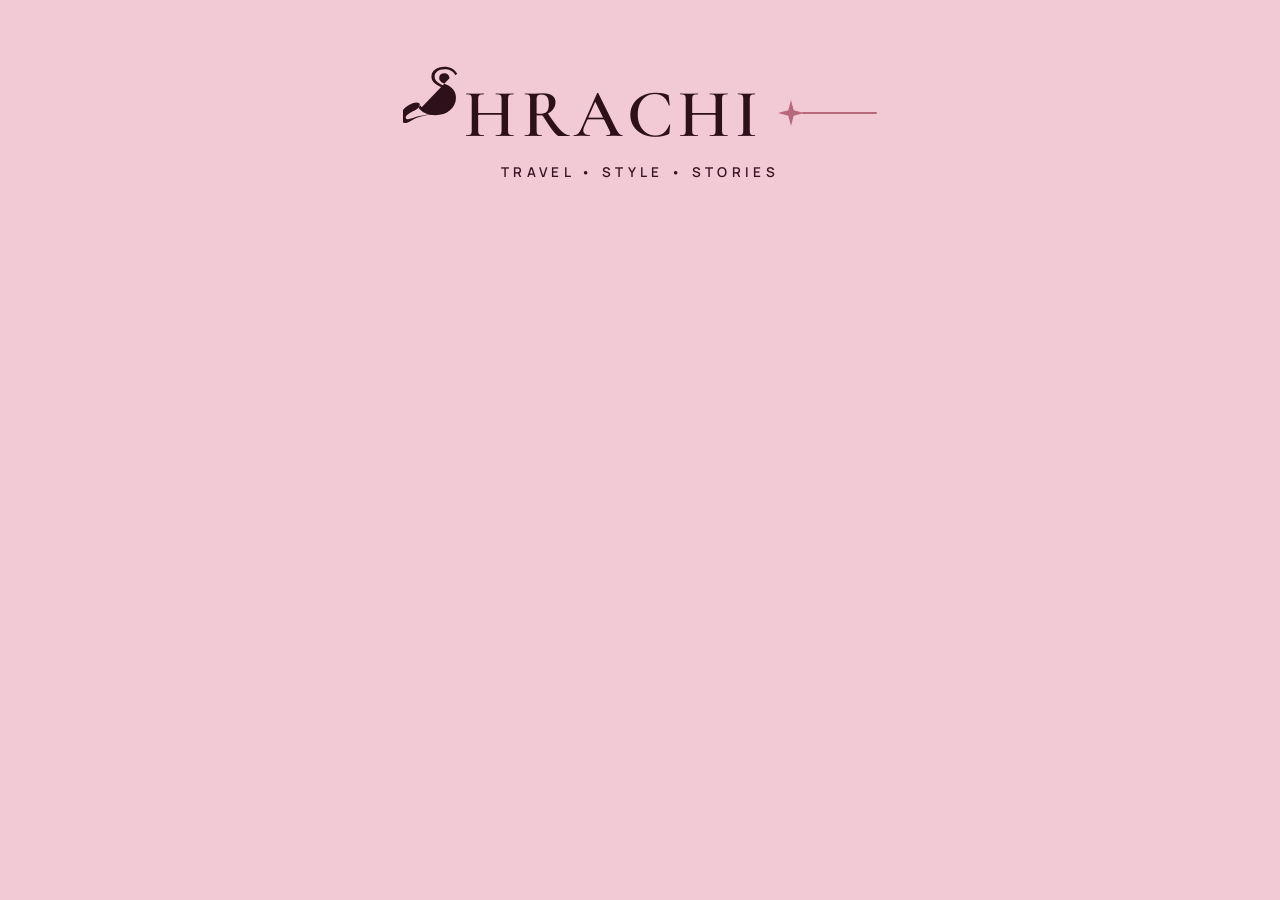
<file: scratch/test_svg.html>
<!DOCTYPE html>
<html>
<head>
    <meta charset="UTF-8">
    <link rel="preconnect" href="https://fonts.googleapis.com">
    <link rel="preconnect" href="https://fonts.gstatic.com" crossorigin>
    <link href="https://fonts.googleapis.com/css2?family=Cormorant+Garamond:wght@500;600;700&family=Manrope:wght@500;600;700&display=swap" rel="stylesheet">
    <style>
        body {
            background: #F2CAD5;
            padding: 50px;
            display: flex;
            flex-direction: column;
            align-items: center;
            gap: 40px;
            font-family: 'Manrope', sans-serif;
        }

        .brand-lockup {
            display: flex;
            flex-direction: column;
            align-items: center;
            text-align: center;
        }

        .brand-title-wrap {
            display: inline-flex;
            align-items: baseline;
            justify-content: center;
            color: #2E101B;
            font-family: 'Cormorant Garamond', serif;
            font-size: 68px;
            font-weight: 600;
            line-height: 1;
            letter-spacing: 0.08em;
            position: relative;
        }

        /* The custom flourished S */
        .swash-s-svg {
            width: 0.95em;
            height: 1.15em;
            vertical-align: -0.15em;
            margin-right: -0.05em;
            display: inline-block;
        }

        .sparkle-trail {
            display: inline-flex;
            align-items: center;
            vertical-align: middle;
            margin-left: 14px;
            position: relative;
            top: -0.15em;
        }

        .sparkle-star {
            width: 26px;
            height: 26px;
            flex-shrink: 0;
        }

        .sparkle-line {
            width: 75px;
            height: 2px;
            background: #B8687D;
            margin-left: -2px;
            border-radius: 1px;
        }

        .brand-tagline {
            font-family: 'Manrope', sans-serif;
            font-size: 13.5px;
            font-weight: 600;
            letter-spacing: 0.32em;
            color: #381122;
            margin-top: 14px;
            text-transform: uppercase;
        }
    </style>
</head>
<body>

    <!-- VERSION 1: SVG Swash S Path + Cormorant Garamond Letters -->
    <div class="brand-lockup">
        <div class="brand-title-wrap">
            <svg class="swash-s-svg" viewBox="0 0 100 110" fill="currentColor">
                <!-- Swashed S Path -->
                <path d="M 76,26 C 76,21 72,16 67,16 C 62,16 58,19 58,23 C 58,28 63,30 67,31 C 71,32 75,34 75,39 C 75,44 69,48 60,48 C 50,48 40,41 38,31 C 36,21 44,11 58,8 C 72,5 82,12 85,22 C 86,25 86,29 86,33 C 86,45 76,55 64,62 C 55,68 46,73 42,78 C 38,83 40,88 47,88 C 56,88 66,80 70,72 L 72,74 C 66,85 54,92 43,92 C 34,92 28,85 28,76 C 28,66 36,58 48,51 C 58,45 66,39 68,33 C 70,27 68,23 64,21 C 58,18 50,20 47,26 C 44,32 46,38 43,40 C 40,42 36,39 36,34 C 36,24 46,14 60,14 C 70,14 78,20 78,28 Z" style="display:none;"/>
                
                <!-- Refined High Fashion Swash S -->
                <!-- Main S body -->
                <path d="M 68,22 C 68,25.5 65.5,28 62,28 C 58.5,28 56,25.5 56,22 C 56,18.5 58.5,16 62,16 C 63.5,16 64.8,16.5 65.8,17.4 C 61,12 51,9 42,12 C 30,16 23,26 25,37 C 27,48 37,55 49,61 C 63,68 73,76 71,89 C 69,102 53,108 38,105 C 23,102 12,91 14,76 L 18,76 C 17,88 26,98 39,100 C 51,102 64,96 66,86 C 68,74 58,67 46,61 C 33,54 22,46 20,34 C 18,21 28,9 42,6 C 53,4 64,8 68,14 Z" style="display:none;"/>
                
                <!-- Exact Flourished S based on Luxury Calligraphy / Didone -->
                <path d="M 72 26 C 72 21 68 18 64 18 C 59 18 56 21 56 25 C 56 30 60 33 66 35 C 76 39 82 46 82 56 C 82 72 68 83 50 83 C 38 83 28 78 24 71 L 27 68 C 31 74 39 79 49 79 C 64 79 74 71 74 58 C 74 49 68 44 60 40 C 50 35 44 31 44 23 C 44 14 53 8 64 8 C 73 8 80 12 84 19 L 81 21 C 78 15 72 12 64 12 C 55 12 49 17 49 23 C 49 29 54 33 62 37 C 72 41 80 47 80 57 C 80 71 67 81 50 81 C 37 81 26 74 26 74"/>
                
                <!-- Swash loop at bottom -->
                <path d="M 45 82 C 30 83 18 88 10 93 C 3 97 -2 95 -4 90 C -6 83 -2 74 8 68 C 17 62 26 62 26 67 C 26 73 17 76 10 80 C 1 85 4 91 9 89 C 18 86 31 82 48 81 Z"/>
            </svg><span>HRACHI</span>
            <span class="sparkle-trail">
                <svg class="sparkle-star" viewBox="0 0 24 24">
                    <path fill="#B8687D" d="M12 0 L14.5 9.5 L24 12 L14.5 14.5 L12 24 L9.5 14.5 L0 12 L9.5 9.5 Z"/>
                </svg>
                <span class="sparkle-line"></span>
            </span>
        </div>
        <div class="brand-tagline">TRAVEL &bull; STYLE &bull; STORIES</div>
    </div>

</body>
</html>
</file>
<file: style.css>
/* ==========================================================================
   SHRACHI - LUXURY CREATOR MEDIA KIT & PORTFOLIO
   Design Style: Premium Fashion Editorial + Luxury Travel + Modern Lifestyle
   ========================================================================== */

/* ==========================================
   DESIGN TOKENS & PALETTE
   ========================================== */
:root {
  /* Editorial Color Palette */
  --bg-primary: #F2CAD5;
  --bg-secondary: #EBC0CC;
  --bg-tertiary: #E5B2BF;
  --text-dark: #2A1720;
  --text-main: #321B24;
  --text-secondary: #765D66;
  --accent: #8A4E60;
  --accent-light: #F4DFE5;
  --accent-dark: #2A1720;
  --dark: #2A1720;
  --btn-primary: #733C4E;
  --btn-primary-hover: #5A2D3D;
  --white: #FFFFFF;

  /* Subtle Hairline Borders & Shadows */
  --border-subtle: rgba(143, 83, 101, 0.16);
  --border-card: rgba(143, 83, 101, 0.18);
  --border-active: #2A1720;
  --shadow-subtle: 0 10px 30px -10px rgba(42, 23, 32, 0.07);
  --shadow-card: 0 18px 45px -12px rgba(42, 23, 32, 0.09);
  --shadow-hover: 0 24px 55px -12px rgba(42, 23, 32, 0.15);

  /* Radii */
  --radius-sm: 10px;
  --radius-md: 18px;
  --radius-lg: 24px;
  --radius-pill: 999px;

  /* Typography */
  --font-serif: 'Cormorant Garamond', Garamond, 'Playfair Display', Georgia, serif;
  --font-sans: 'Manrope', -apple-system, BlinkMacSystemFont, sans-serif;
  --font-numeric: 'Jost', -apple-system, BlinkMacSystemFont, 'Segoe UI', sans-serif;

  /* Easing */
  --ease-smooth: cubic-bezier(0.16, 1, 0.3, 1);
}

/* ==========================================
   RESET & GLOBAL BASE
   ========================================== */
* {
  margin: 0;
  padding: 0;
  box-sizing: border-box;
}

html {
  scroll-behavior: smooth;
  font-size: 16px;
  background-color: var(--bg-primary);
}

body {
  font-family: var(--font-sans);
  background: var(--bg-primary);
  color: var(--text-main);
  overflow-x: hidden;
  line-height: 1.7;
  -webkit-font-smoothing: antialiased;
  -moz-osx-font-smoothing: grayscale;
}

::selection {
  background: var(--text-dark);
  color: var(--white);
}

a {
  color: inherit;
  text-decoration: none;
  transition: all 0.3s var(--ease-smooth);
}

img {
  max-width: 100%;
  display: block;
}

button {
  font-family: inherit;
  border: none;
  cursor: pointer;
  background: none;
}

/* Custom Minimal Scrollbar */
::-webkit-scrollbar {
  width: 7px;
}
::-webkit-scrollbar-track {
  background: var(--bg-primary);
}
::-webkit-scrollbar-thumb {
  background: #E8D3D9;
  border-radius: 4px;
}
::-webkit-scrollbar-thumb:hover {
  background: var(--accent);
}

.container {
  max-width: 1200px;
  margin: 0 auto;
  padding: 0 32px;
}

/* ==========================================
   EDITORIAL TYPOGRAPHY UTILITIES
   ========================================== */
.section-eyebrow {
  font-family: var(--font-sans);
  font-size: 0.72rem;
  font-weight: 700;
  letter-spacing: 0.16em;
  text-transform: uppercase;
  color: var(--accent);
  margin-bottom: 12px;
  display: block;
}

.section-title {
  font-family: var(--font-serif);
  font-size: clamp(2.3rem, 4.5vw, 3.4rem);
  font-weight: 500;
  line-height: 1.18;
  letter-spacing: -0.015em;
  color: var(--text-dark);
  margin-bottom: 20px;
}

.section-lead {
  font-family: var(--font-sans);
  font-size: 1.05rem;
  font-weight: 400;
  color: var(--text-secondary);
  max-width: 640px;
  margin: 0 auto 50px;
  line-height: 1.65;
}

/* ==========================================
   BUTTONS (BURGUNDY & CREAM)
   ========================================== */
.btn {
  display: inline-flex;
  align-items: center;
  justify-content: center;
  gap: 10px;
  font-family: var(--font-sans);
  font-size: 0.8rem;
  font-weight: 600;
  letter-spacing: 0.1em;
  text-transform: uppercase;
  padding: 14px 34px;
  border-radius: var(--radius-pill);
  transition: all 0.4s var(--ease-smooth);
}

.btn-primary {
  background: var(--btn-primary);
  color: var(--white);
  border: 1px solid var(--btn-primary);
  box-shadow: 0 8px 24px -6px rgba(115, 60, 78, 0.28);
}

.btn-primary:hover {
  background: var(--btn-primary-hover);
  border-color: var(--btn-primary-hover);
  transform: translateY(-2px);
  box-shadow: 0 14px 30px -6px rgba(115, 60, 78, 0.38);
}

.btn-secondary {
  background: var(--white);
  color: var(--text-dark);
  border: 1px solid var(--border-card);
  box-shadow: 0 4px 16px rgba(42, 23, 32, 0.04);
}

.btn-secondary:hover {
  background: var(--bg-secondary);
  border-color: var(--text-dark);
  transform: translateY(-2px);
  color: var(--text-dark);
}

/* ==========================================
   STICKY MINIMAL NAVBAR
   ========================================== */
.site-header {
  position: fixed;
  top: 0;
  left: 0;
  width: 100%;
  z-index: 1000;
  background: transparent;
  transition: background 0.4s var(--ease-smooth), border-color 0.4s var(--ease-smooth), box-shadow 0.4s var(--ease-smooth), padding 0.4s var(--ease-smooth);
  padding: 22px 0;
}

.site-header.scrolled {
  background: rgba(242, 202, 213, 0.94);
  backdrop-filter: blur(16px);
  -webkit-backdrop-filter: blur(16px);
  border-bottom: 1px solid rgba(143, 83, 101, 0.16);
  box-shadow: 0 6px 24px rgba(42, 23, 32, 0.06);
  padding: 14px 0;
}

.nav-container {
  max-width: 1240px;
  margin: 0 auto;
  padding: 0 32px;
  display: flex;
  align-items: center;
  justify-content: space-between;
}

.nav-logo {
  font-family: var(--font-serif);
  font-size: 1.55rem;
  font-weight: 600;
  letter-spacing: 0.12em;
  color: var(--text-dark);
}

.nav-menu {
  display: flex;
  align-items: center;
  gap: 32px;
}

.nav-link {
  font-family: var(--font-sans);
  font-size: 0.82rem;
  font-weight: 500;
  letter-spacing: 0.05em;
  color: var(--text-secondary);
  position: relative;
  padding: 4px 0;
}

.nav-link::after {
  content: '';
  position: absolute;
  bottom: 0;
  left: 0;
  width: 0%;
  height: 1.5px;
  background: var(--text-dark);
  transition: width 0.3s var(--ease-smooth);
}

.nav-link:hover {
  color: var(--text-dark);
}

.nav-link:hover::after {
  width: 100%;
}

.nav-cta-btn {
  font-family: var(--font-sans);
  font-size: 0.74rem;
  font-weight: 700;
  letter-spacing: 0.1em;
  text-transform: uppercase;
  padding: 10px 22px;
  background: var(--dark);
  color: var(--white);
  border-radius: var(--radius-pill);
  transition: all 0.35s var(--ease-smooth);
  margin-left: 8px;
  border: 1px solid var(--dark);
}

.nav-cta-btn:hover {
  background: #3e1b2c;
  transform: translateY(-1px);
  box-shadow: 0 8px 20px rgba(42, 23, 32, 0.25);
}

.nav-toggle {
  display: none;
  flex-direction: column;
  gap: 6px;
  width: 28px;
  height: 24px;
  justify-content: center;
  z-index: 1001;
}

.nav-toggle .bar {
  display: block;
  width: 24px;
  height: 2px;
  background: var(--text-dark);
  border-radius: 2px;
  transition: all 0.3s ease;
}

/* ==========================================
   HERO SECTION
   ========================================== */
.hero-section {
  min-height: 100vh;
  display: flex;
  align-items: center;
  justify-content: center;
  padding: 110px 0 70px;
  position: relative;
  background: radial-gradient(circle at 50% 25%, #FAF0F3 0%, var(--bg-primary) 70%);
}

.hero-container {
  display: flex;
  flex-direction: column;
  align-items: center;
  text-align: center;
}

.hero-content {
  max-width: 620px;
  width: 100%;
  display: flex;
  flex-direction: column;
  align-items: center;
}

.hero-eyebrow {
  margin-bottom: 14px;
}

.hero-title {
  font-family: var(--font-serif);
  font-size: clamp(3.8rem, 8vw, 6.2rem);
  font-weight: 500;
  line-height: 1;
  letter-spacing: -0.02em;
  color: var(--text-dark);
  margin-bottom: 18px;
}

.hero-quote {
  font-family: var(--font-serif);
  font-size: clamp(1.2rem, 2.2vw, 1.55rem);
  font-style: italic;
  color: var(--text-secondary);
  font-weight: 400;
  margin-bottom: 40px;
  line-height: 1.5;
}

/* Hero Creator Profile Card */
.hero-card {
  background: var(--white);
  border: 1px solid rgba(255, 255, 255, 0.85);
  border-radius: 32px;
  box-shadow: 0 18px 45px -8px rgba(70, 25, 40, 0.08);
  width: 100%;
  max-width: 410px;
  padding: 40px 28px 34px;
  display: flex;
  flex-direction: column;
  align-items: center;
  justify-content: flex-start;
  text-align: center;
  margin: 0 auto 34px;
  position: relative;
  transition: transform 0.4s var(--ease-smooth), box-shadow 0.4s var(--ease-smooth);
}

.hero-card:hover {
  transform: translateY(-4px);
  box-shadow: 0 24px 50px -8px rgba(70, 25, 40, 0.12);
}

.avatar-container {
  position: relative;
  margin-bottom: 18px;
}

.avatar-wrap {
  width: 132px;
  height: 132px;
  border-radius: 50%;
  padding: 3px;
  background: #FFFFFF;
  border: 2px solid #EAC8D2;
  overflow: hidden;
  box-shadow: 0 8px 22px -4px rgba(70, 25, 40, 0.1);
}

.avatar-wrap img {
  width: 100%;
  height: 100%;
  object-fit: cover;
  border-radius: 50%;
  display: block;
}

.avatar-verified {
  position: absolute;
  bottom: 3px;
  right: 3px;
  width: 26px;
  height: 26px;
  border-radius: 50%;
  background: #733246;
  color: var(--white);
  display: flex;
  align-items: center;
  justify-content: center;
  border: 2px solid var(--white);
  box-shadow: 0 2px 8px rgba(42, 23, 32, 0.22);
}

.card-brand-header {
  display: flex;
  align-items: center;
  justify-content: center;
  gap: 8px;
  margin-bottom: 14px;
}

.card-brand-name {
  font-family: var(--font-serif);
  font-size: 2.25rem;
  font-weight: 700;
  color: #24141C;
  line-height: 1;
  letter-spacing: -0.01em;
  margin: 0;
}

.card-brand-badge {
  display: inline-flex;
  align-items: center;
  justify-content: center;
  line-height: 1;
}

.card-niche-pill {
  display: inline-flex;
  align-items: center;
  justify-content: center;
  background: linear-gradient(135deg, #CF7E96 0%, #BA687F 100%);
  color: #FFFFFF;
  font-family: var(--font-sans);
  font-size: 0.82rem;
  font-weight: 600;
  letter-spacing: 0.01em;
  padding: 7px 22px;
  border-radius: 999px;
  margin-bottom: 16px;
  box-shadow: 0 4px 14px rgba(186, 104, 127, 0.32);
}

.handle-wrap {
  margin-bottom: 22px;
}

.handle-pill {
  display: inline-flex;
  align-items: center;
  gap: 8px;
  background: #FFFFFF;
  border: 1px solid rgba(143, 83, 101, 0.16);
  padding: 8px 24px;
  border-radius: var(--radius-pill);
  font-family: var(--font-sans);
  font-size: 0.88rem;
  font-weight: 600;
  letter-spacing: 0.01em;
  color: #24141C;
  box-shadow: 0 3px 12px rgba(50, 20, 35, 0.05);
  transition: all 0.3s ease;
  text-decoration: none;
}

.handle-pill:hover {
  background: var(--white);
  border-color: #BA687F;
  color: #24141C;
  transform: translateY(-2px);
  box-shadow: 0 6px 18px rgba(186, 104, 127, 0.16);
}

.handle-pill .fa-instagram {
  color: #DE4C7B;
  font-size: 0.98rem;
  transition: transform 0.3s ease;
}

.handle-pill:hover .fa-instagram {
  transform: scale(1.1);
}

/* Quick Stats Row */
.quick-stats {
  display: flex;
  align-items: center;
  justify-content: space-between;
  width: 100%;
  max-width: 350px;
  margin-bottom: 22px;
  padding: 16px 2px;
  border-top: 1px solid rgba(143, 83, 101, 0.14);
  border-bottom: 1px solid rgba(143, 83, 101, 0.14);
}

.quick-stat {
  flex: 1;
  text-align: center;
}

.stat-num-row {
  display: flex;
  align-items: center;
  justify-content: center;
  gap: 6px;
}

.stat-num-row .stat-icon {
  font-size: 1.05rem;
  line-height: 1;
  display: inline-flex;
  align-items: center;
}

.stat-num-row .stat-num {
  font-family: var(--font-numeric);
  font-size: 1.32rem;
  font-weight: 600;
  letter-spacing: -0.01em;
  color: #24141C;
  line-height: 1;
}

.quick-stat .stat-lbl {
  display: block;
  font-family: var(--font-numeric);
  font-size: 0.66rem;
  font-weight: 500;
  letter-spacing: 0.08em;
  text-transform: uppercase;
  color: #886F7A;
  margin-top: 4px;
  white-space: nowrap;
}

.stat-divider {
  width: 1px;
  height: 28px;
  background: rgba(143, 83, 101, 0.15);
  flex-shrink: 0;
}

.bio-text {
  text-align: center;
  width: 100%;
  max-width: 340px;
  margin-bottom: 24px;
}

.bio-text .bio-main {
  font-family: var(--font-sans);
  font-size: 0.96rem;
  font-weight: 600;
  color: #24141C;
  line-height: 1.4;
  margin-bottom: 6px;
}

.bio-text .bio-sub {
  font-family: var(--font-sans);
  font-size: 0.94rem;
  font-weight: 600;
  color: #8A4258;
  line-height: 1.4;
  margin-top: 0;
}

/* Card CTA Button (Let's Collaborate ->) */
.hero-card-cta {
  display: flex;
  align-items: center;
  justify-content: center;
  width: 100%;
  max-width: 350px;
  padding: 15px 24px;
  background: #5E2033;
  color: var(--white);
  border-radius: 14px;
  font-family: var(--font-sans);
  font-size: 0.95rem;
  font-weight: 600;
  letter-spacing: 0.01em;
  text-transform: none;
  text-decoration: none;
  box-shadow: 0 8px 24px rgba(94, 32, 51, 0.28);
  transition: all 0.3s var(--ease-smooth);
}

.hero-card-cta:hover {
  background: #461423;
  color: var(--white);
  transform: translateY(-2px);
  box-shadow: 0 12px 28px rgba(94, 32, 51, 0.36);
}

.hero-actions {
  display: flex;
  align-items: center;
  gap: 16px;
  flex-wrap: wrap;
  justify-content: center;
}

/* ==========================================
   SCROLL REVEAL UTILITIES
   ========================================== */
section {
  padding: 120px 0;
  position: relative;
}

.reveal {
  opacity: 0;
  transform: translateY(40px);
  transition: opacity 0.85s var(--ease-smooth), transform 0.85s var(--ease-smooth);
}

.reveal.active {
  opacity: 1;
  transform: translateY(0);
}

/* ==========================================
   ABOUT SECTION
   ========================================== */
.about-section {
  background: var(--bg-primary);
  text-align: center;
}

.about-card {
  max-width: 800px;
  margin: 30px auto 0;
  padding: 54px 48px;
  background: var(--white);
  border: 1px solid var(--border-card);
  border-radius: var(--radius-lg);
  box-shadow: var(--shadow-subtle);
  position: relative;
}

.about-card::before {
  content: "“";
  font-family: var(--font-serif);
  font-size: 4.5rem;
  line-height: 1;
  color: var(--accent);
  opacity: 0.35;
  display: block;
  margin-bottom: -15px;
}

.about-card p {
  font-family: var(--font-serif);
  font-size: 1.35rem;
  font-weight: 400;
  font-style: italic;
  line-height: 1.95;
  color: var(--text-dark);
  margin-bottom: 24px;
}

.about-signature {
  font-family: var(--font-sans);
  font-size: 0.86rem;
  font-weight: 700;
  letter-spacing: 0.08em;
  text-transform: uppercase;
  color: var(--text-dark);
}

.about-signature span {
  font-weight: 400;
  color: var(--text-secondary);
  text-transform: none;
  letter-spacing: 0;
}

/* ==========================================
   COLLABORATIONS SECTION (CAROUSEL + FILTERS)
   ========================================== */
.collaboration-section {
  background: var(--bg-secondary);
  text-align: center;
}

.collab-header {
  margin-bottom: 36px;
}

.collab-subtitle {
  font-family: var(--font-sans);
  font-size: 1.05rem;
  color: var(--text-secondary);
  max-width: 580px;
  margin: 0 auto;
}

/* Category Filter Pills */
.collab-filters {
  display: flex;
  align-items: center;
  justify-content: center;
  gap: 10px;
  margin: 0 auto 40px;
  padding: 4px 12px;
  flex-wrap: wrap;
  max-width: 100%;
}

.collab-filter-btn {
  background: var(--white);
  border: 1px solid var(--border-card);
  color: var(--text-secondary);
  padding: 10px 22px;
  border-radius: var(--radius-pill);
  font-family: var(--font-sans);
  font-size: 0.74rem;
  font-weight: 700;
  letter-spacing: 0.1em;
  text-transform: uppercase;
  transition: all 0.3s var(--ease-smooth);
  box-shadow: 0 2px 10px rgba(42, 23, 32, 0.03);
  white-space: nowrap;
}

.collab-filter-btn:hover {
  color: var(--text-dark);
  border-color: var(--accent);
  transform: translateY(-2px);
}

.collab-filter-btn.active {
  background: var(--dark);
  color: var(--white);
  border-color: var(--dark);
  box-shadow: 0 6px 18px rgba(42, 23, 32, 0.2);
}

/* Carousel Container */
.carousel-container {
  display: flex;
  flex-direction: column;
  align-items: center;
  position: relative;
  width: 100%;
}

.carousel-wrapper {
  position: relative;
  width: 100%;
  display: flex;
  align-items: center;
}

.reels-carousel {
  display: flex;
  overflow-x: auto;
  scroll-snap-type: x mandatory;
  scroll-behavior: smooth;
  gap: 24px;
  width: 100%;
  padding: 10px 4px 28px;
  scrollbar-width: none;
  transition: opacity 0.25s ease, transform 0.25s ease;
}

.reels-carousel::-webkit-scrollbar {
  display: none;
}

.reels-carousel.is-animating-out {
  opacity: 0;
  transform: scale(0.985) translateY(8px);
}

.reels-carousel.is-animating-in {
  opacity: 1;
  transform: scale(1) translateY(0);
}

/* Collaboration Card Design */
.reel-card {
  flex: 0 0 calc(33.333% - 16px);
  scroll-snap-align: start;
  position: relative;
  display: block;
  background: var(--white);
  border-radius: var(--radius-lg);
  overflow: hidden;
  box-shadow: var(--shadow-card);
  border: 1px solid var(--border-card);
  height: 480px;
  transition: transform 0.4s var(--ease-smooth), box-shadow 0.4s var(--ease-smooth), border-color 0.4s ease;
}

.reel-card:hover {
  transform: translateY(-8px);
  box-shadow: var(--shadow-hover);
  border-color: rgba(143, 83, 101, 0.4);
}

.reel-card img {
  width: 100%;
  height: 100%;
  object-fit: cover;
  display: block;
  transition: transform 0.6s var(--ease-smooth);
}

.reel-card:hover img {
  transform: scale(1.035);
}

/* Play button */
.reel-play-btn {
  position: absolute;
  top: 50%;
  left: 50%;
  transform: translate(-50%, -50%) scale(0.75);
  width: 52px;
  height: 52px;
  background: rgba(255, 255, 255, 0.95);
  border-radius: 50%;
  display: flex;
  align-items: center;
  justify-content: center;
  opacity: 0;
  color: var(--text-dark);
  box-shadow: 0 10px 25px rgba(42, 23, 32, 0.25);
  transition: all 0.35s var(--ease-smooth);
  z-index: 3;
}

.reel-play-btn svg {
  margin-left: 2px;
}

.reel-card:hover .reel-play-btn {
  opacity: 1;
  transform: translate(-50%, -50%) scale(1);
}

/* Card Content Overlay */
.reel-content {
  position: absolute;
  bottom: 0;
  left: 0;
  right: 0;
  background: linear-gradient(to top, rgba(42, 23, 32, 0.96) 0%, rgba(42, 23, 32, 0.68) 55%, transparent 100%);
  padding: 34px 24px 24px;
  color: var(--white);
  z-index: 2;
  text-align: left;
  display: flex;
  flex-direction: column;
  gap: 6px;
}

.reel-category-badge {
  font-family: var(--font-sans);
  font-size: 0.65rem;
  font-weight: 700;
  letter-spacing: 0.14em;
  text-transform: uppercase;
  color: #F8E5EB;
  background: rgba(255, 255, 255, 0.16);
  backdrop-filter: blur(8px);
  -webkit-backdrop-filter: blur(8px);
  border: 1px solid rgba(255, 255, 255, 0.25);
  padding: 3px 10px;
  border-radius: var(--radius-pill);
  align-self: flex-start;
  margin-bottom: 2px;
}

.reel-content h3 {
  font-family: var(--font-serif);
  font-size: 1.35rem;
  font-weight: 600;
  line-height: 1.3;
  color: var(--white);
  margin: 0;
}

.reel-views {
  font-family: var(--font-numeric);
  font-size: 0.84rem;
  font-weight: 500;
  color: rgba(255, 255, 255, 0.9);
  display: inline-flex;
  align-items: center;
  gap: 6px;
  margin-top: 2px;
}

.view-icon {
  opacity: 0.85;
}

/* Carousel Buttons */
.carousel-btn {
  position: absolute;
  top: 50%;
  transform: translateY(-50%);
  background: var(--white);
  border: 1px solid var(--border-card);
  color: var(--text-dark);
  width: 48px;
  height: 48px;
  border-radius: 50%;
  display: flex;
  align-items: center;
  justify-content: center;
  cursor: pointer;
  z-index: 10;
  opacity: 0;
  pointer-events: none;
  transition: all 0.3s var(--ease-smooth);
  box-shadow: 0 8px 24px rgba(42, 23, 32, 0.12);
}

.carousel-btn:hover {
  background: var(--dark);
  color: var(--white);
  border-color: var(--dark);
  transform: translateY(-50%) scale(1.08);
}

.prev-btn {
  left: -24px;
}

.next-btn {
  right: -24px;
}

.swipe-indicator {
  display: inline-block;
  margin-top: 8px;
  padding: 6px 18px;
  background: var(--white);
  border: 1px solid var(--border-card);
  border-radius: var(--radius-pill);
  color: var(--text-secondary);
  font-size: 0.78rem;
  font-weight: 600;
  letter-spacing: 0.06em;
  opacity: 1;
  transition: opacity 0.8s ease, transform 0.8s ease;
  pointer-events: none;
}

.swipe-indicator.fade-out {
  opacity: 0;
  transform: translateY(8px);
}

/* Empty State Card */
.collab-empty-state {
  width: 100%;
  min-height: 380px;
  display: flex;
  flex-direction: column;
  align-items: center;
  justify-content: center;
  text-align: center;
  padding: 50px 32px;
  background: var(--white);
  border: 1px dashed var(--border-card);
  border-radius: var(--radius-lg);
  box-shadow: var(--shadow-subtle);
  margin: 10px 0;
}

.collab-empty-sparkle {
  font-size: 1.8rem;
  color: var(--accent);
  margin-bottom: 12px;
}

.collab-empty-title {
  font-family: var(--font-serif);
  font-size: 1.85rem;
  font-weight: 600;
  color: var(--text-dark);
  margin-bottom: 10px;
}

.collab-empty-desc {
  font-family: var(--font-sans);
  font-size: 0.95rem;
  color: var(--text-secondary);
  max-width: 480px;
  margin-bottom: 24px;
  line-height: 1.6;
}

.collab-empty-btn {
  display: inline-flex;
  align-items: center;
  gap: 8px;
  background: var(--dark);
  color: var(--white);
  padding: 12px 28px;
  border-radius: var(--radius-pill);
  font-size: 0.8rem;
  font-weight: 600;
  letter-spacing: 0.08em;
  text-transform: uppercase;
  transition: all 0.3s ease;
}

.collab-empty-btn:hover {
  background: #3e1b2c;
  transform: translateY(-2px);
}

/* ==========================================
   MEDIA KIT (AUDIENCE & BRAND DECK)
   ========================================== */
.mediakit-section {
  background: var(--bg-primary);
  text-align: center;
}

.audience-grid {
  display: grid;
  grid-template-columns: repeat(4, 1fr);
  gap: 24px;
}

.audience-card {
  background: var(--white);
  border: 1px solid var(--border-card);
  border-radius: var(--radius-md);
  box-shadow: var(--shadow-subtle);
  padding: 34px 24px 28px;
  display: flex;
  flex-direction: column;
  justify-content: space-between;
  min-height: 270px;
  transition: transform 0.4s var(--ease-smooth), box-shadow 0.4s var(--ease-smooth);
}

.audience-card:hover {
  transform: translateY(-6px);
  box-shadow: var(--shadow-hover);
}

.card-caption {
  font-family: var(--font-sans);
  font-size: 0.74rem;
  font-weight: 700;
  letter-spacing: 0.12em;
  text-transform: uppercase;
  color: var(--text-secondary);
  margin-top: 18px;
}

/* Circular Chart */
.demographic-chart {
  position: relative;
  width: 104px;
  height: 104px;
  margin: 0 auto;
  display: flex;
  align-items: center;
  justify-content: center;
}

.circular-chart {
  width: 100%;
  height: 100%;
}

.circular-chart .circle-bg {
  stroke: #F4E4E8;
  stroke-width: 3.2;
}

.circular-chart .circle {
  stroke-width: 3.2;
  stroke-linecap: round;
  transition: stroke-dasharray 1.2s ease;
}

.chart-percentage {
  position: absolute;
  font-family: var(--font-numeric);
  font-size: 1.55rem;
  font-weight: 700;
  letter-spacing: -0.02em;
  color: var(--text-dark);
}

/* Age Distribution Bars */
.age-distribution {
  width: 100%;
  display: flex;
  flex-direction: column;
  gap: 16px;
  text-align: left;
}

.age-bar-wrap {
  width: 100%;
}

.age-info {
  display: flex;
  justify-content: space-between;
  font-size: 0.84rem;
  font-weight: 600;
  color: var(--text-dark);
  margin-bottom: 6px;
}

.age-track {
  width: 100%;
  height: 8px;
  background: #F4E4E8;
  border-radius: var(--radius-pill);
  overflow: hidden;
}

.age-bar {
  height: 100%;
  border-radius: var(--radius-pill);
}

.age-bar.bar-1 {
  width: 75%;
  background: var(--accent);
}

.age-bar.bar-2 {
  width: 20%;
  background: #C49BA7;
}

/* Stat Highlight Cards */
.stat-highlight {
  display: flex;
  flex-direction: column;
  align-items: center;
  justify-content: center;
  height: 80px;
}

.stat-highlight .stat-num {
  font-family: var(--font-numeric);
  font-size: 2.75rem;
  font-weight: 700;
  letter-spacing: -0.03em;
  color: var(--text-dark);
  line-height: 1;
}

.stat-trend-wrap {
  display: inline-flex;
  align-items: center;
  gap: 4px;
  background: #EAF6EF;
  color: #1A7545;
  font-size: 0.74rem;
  font-weight: 700;
  padding: 3px 8px;
  border-radius: 4px;
  margin-top: 6px;
}

.stat-badge-wrap {
  display: inline-block;
  background: var(--bg-secondary);
  color: var(--accent);
  font-size: 0.72rem;
  font-weight: 700;
  letter-spacing: 0.08em;
  text-transform: uppercase;
  padding: 3px 10px;
  border-radius: 4px;
  margin-top: 6px;
}

.stat-sparkline {
  width: 100%;
  height: 44px;
  margin-top: 8px;
}

/* ==========================================
   SERVICES SECTION (EDITORIAL CARDS)
   ========================================== */
.services-section {
  background: var(--bg-secondary);
  text-align: center;
}

.services-editorial-grid {
  display: grid;
  grid-template-columns: repeat(3, 1fr);
  gap: 24px;
  margin-top: 20px;
}

.service-editorial-card {
  background: var(--white);
  border: 1px solid var(--border-card);
  border-radius: var(--radius-md);
  padding: 38px 30px;
  text-align: left;
  box-shadow: var(--shadow-subtle);
  transition: transform 0.4s var(--ease-smooth), box-shadow 0.4s var(--ease-smooth), border-color 0.4s ease;
  display: flex;
  flex-direction: column;
}

.service-editorial-card:hover {
  transform: translateY(-6px);
  box-shadow: var(--shadow-hover);
  border-color: var(--accent);
}

.service-index {
  font-family: var(--font-sans);
  font-size: 1.15rem;
  font-weight: 700;
  letter-spacing: 0.04em;
  color: var(--accent);
  margin-bottom: 14px;
  display: block;
}

.service-editorial-card h3 {
  font-family: var(--font-serif);
  font-size: 1.6rem;
  font-weight: 600;
  color: var(--text-dark);
  margin-bottom: 12px;
  line-height: 1.25;
}

.service-editorial-card p {
  font-family: var(--font-sans);
  font-size: 0.92rem;
  color: var(--text-secondary);
  line-height: 1.65;
}

/* ==========================================
   DELIVERABLES & PRICING
   ========================================== */
.pricing-section {
  background: var(--bg-primary);
  text-align: center;
}

.pricing-grid {
  display: grid;
  grid-template-columns: repeat(2, 1fr);
  gap: 24px;
  max-width: 920px;
  margin: 30px auto 0;
}

.price-card {
  background: var(--white);
  border: 1px solid var(--border-card);
  border-radius: var(--radius-md);
  padding: 38px 32px;
  text-align: center;
  box-shadow: var(--shadow-subtle);
  transition: transform 0.4s var(--ease-smooth), box-shadow 0.4s var(--ease-smooth);
}

.price-card:hover {
  transform: translateY(-5px);
  box-shadow: var(--shadow-hover);
}

.price-type {
  font-family: var(--font-sans);
  font-size: 0.68rem;
  font-weight: 700;
  letter-spacing: 0.14em;
  text-transform: uppercase;
  color: var(--accent);
  margin-bottom: 8px;
  display: block;
}

.price-card h3 {
  font-family: var(--font-sans);
  font-size: 1.15rem;
  font-weight: 600;
  color: var(--text-dark);
  margin-bottom: 14px;
}

.price-tag {
  font-family: var(--font-numeric);
  font-size: 2.3rem;
  font-weight: 700;
  letter-spacing: -0.02em;
  color: var(--text-dark);
  line-height: 1;
}

.price-sub {
  font-family: var(--font-sans);
  font-size: 0.95rem;
  font-weight: 400;
  color: var(--text-secondary);
}

.price-card.full {
  grid-column: 1 / -1;
  text-align: left;
  padding: 34px 38px;
}

.ad-rights-header {
  margin-bottom: 10px;
}

.ad-rights-badge {
  font-family: var(--font-sans);
  font-size: 0.68rem;
  font-weight: 700;
  letter-spacing: 0.14em;
  text-transform: uppercase;
  color: var(--accent);
  display: block;
  margin-bottom: 6px;
}

.price-card.full h3 {
  font-family: var(--font-serif);
  font-size: 1.45rem;
  font-weight: 600;
  margin-bottom: 0;
}

.price-card.full p {
  font-size: 0.96rem;
  color: var(--text-secondary);
  line-height: 1.7;
}

/* ==========================================
   WHY WORK WITH US
   ========================================== */
.why-section {
  background: var(--bg-secondary);
  text-align: center;
}

.why-spotlight-card {
  max-width: 860px;
  margin: 0 auto;
  padding: 60px 48px;
  background: var(--white);
  border: 1px solid var(--border-card);
  border-radius: var(--radius-lg);
  box-shadow: var(--shadow-subtle);
}

.why-spotlight-card .section-title {
  margin-bottom: 20px;
}

.why-spotlight-card p {
  font-size: 1.1rem;
  line-height: 1.95;
  color: var(--text-secondary);
  max-width: 700px;
  margin: 0 auto;
}

/* ==========================================
   CONTACT SECTION
   ========================================== */
.contact-section {
  background: var(--bg-primary);
  text-align: center;
}

.contact-card {
  max-width: 780px;
  margin: 0 auto;
  padding: 72px 48px;
  background: var(--white);
  border: 1px solid var(--border-card);
  border-radius: var(--radius-lg);
  box-shadow: var(--shadow-card);
}

.contact-card h2 {
  font-family: var(--font-serif);
  font-size: clamp(2.4rem, 4.5vw, 3.4rem);
  font-weight: 500;
  color: var(--text-dark);
  margin-bottom: 12px;
}

.contact-card p {
  font-size: 1.05rem;
  color: var(--text-secondary);
  margin-bottom: 34px;
}

.contact-btn {
  display: inline-flex;
  align-items: center;
  justify-content: center;
  background: var(--btn-primary);
  color: var(--white);
  padding: 16px 38px;
  border-radius: var(--radius-pill);
  font-family: var(--font-sans);
  font-size: 0.88rem;
  font-weight: 600;
  letter-spacing: 0.06em;
  box-shadow: 0 10px 28px -6px rgba(115, 60, 78, 0.28);
  transition: all 0.35s var(--ease-smooth);
}

.contact-btn:hover {
  background: var(--btn-primary-hover);
  transform: translateY(-2px);
  box-shadow: 0 14px 34px -6px rgba(115, 60, 78, 0.38);
  color: var(--white);
}

/* ==========================================
   MINIMAL LUXURY FOOTER
   ========================================== */
.site-footer {
  background: var(--bg-primary);
  border-top: 1px solid var(--border-subtle);
  padding: 80px 24px 50px;
  text-align: center;
}

.footer-container {
  max-width: 600px;
  margin: 0 auto;
  display: flex;
  flex-direction: column;
  align-items: center;
}

.footer-brand {
  font-family: var(--font-serif);
  font-size: 2rem;
  font-weight: 600;
  letter-spacing: 0.12em;
  color: var(--text-dark);
  margin-bottom: 6px;
}

.footer-tagline {
  font-family: var(--font-sans);
  font-size: 0.82rem;
  font-weight: 600;
  letter-spacing: 0.14em;
  text-transform: uppercase;
  color: var(--accent);
  margin-bottom: 24px;
}

.footer-links {
  display: flex;
  align-items: center;
  gap: 28px;
  margin-bottom: 30px;
}

.footer-links a {
  font-size: 0.86rem;
  color: var(--text-secondary);
  font-weight: 500;
}

.footer-links a:hover {
  color: var(--text-dark);
}

.footer-quote {
  font-family: var(--font-serif);
  font-size: 1.15rem;
  font-style: italic;
  color: var(--text-secondary);
  margin-bottom: 24px;
}

.footer-copy {
  font-size: 0.78rem;
  color: #A38C94;
  letter-spacing: 0.04em;
}

/* ==========================================
   RESPONSIVE DESIGN (TABLET & MOBILE)
   ========================================== */
@media (max-width: 1024px) {
  .audience-grid {
    grid-template-columns: repeat(2, 1fr);
    gap: 20px;
  }

  .services-editorial-grid {
    grid-template-columns: repeat(2, 1fr);
  }
}

@media (max-width: 992px) {
  .hero-card {
    max-width: 390px;
    padding: 38px 24px 32px;
  }

  .reels-carousel .reel-card {
    flex: 0 0 calc(50% - 12px);
    height: 440px;
  }

  .prev-btn {
    left: -14px;
  }
  .next-btn {
    right: -14px;
  }
}

@media (max-width: 768px) {
  section {
    padding: 80px 0;
  }

  .nav-menu {
    position: fixed;
    top: 0;
    right: -100%;
    width: 280px;
    height: 100vh;
    background: #F2CAD5;
    box-shadow: -10px 0 30px rgba(42, 23, 32, 0.1);
    flex-direction: column;
    align-items: flex-start;
    padding: 90px 32px 40px;
    gap: 22px;
    transition: right 0.4s var(--ease-smooth);
    z-index: 1000;
  }

  .nav-menu.open {
    right: 0;
  }

  .nav-toggle {
    display: flex;
  }

  .nav-menu .nav-cta-btn {
    margin-left: 0;
    margin-top: 10px;
    width: 100%;
    text-align: center;
  }

  .hero-card .hero-card-cta {
    width: 100%;
    max-width: 330px;
    align-self: center;
    margin: 0 auto;
    padding: 14px 20px;
  }

  /* Collaborations on mobile */
  .collab-filters {
    flex-wrap: nowrap;
    overflow-x: auto;
    justify-content: flex-start;
    padding: 4px 16px 14px;
    margin-bottom: 22px;
    scrollbar-width: none;
    -webkit-overflow-scrolling: touch;
    width: 100%;
  }

  .collab-filters::-webkit-scrollbar {
    display: none;
  }

  .collab-filter-btn {
    flex-shrink: 0;
  }

  .reels-carousel .reel-card {
    flex: 0 0 100%;
    height: 430px;
  }

  .prev-btn {
    left: 4px;
  }
  .next-btn {
    right: 4px;
  }

  .audience-grid,
  .services-editorial-grid,
  .pricing-grid {
    grid-template-columns: 1fr;
    gap: 18px;
  }

  .price-card.full {
    grid-column: auto;
  }

  .hero-card {
    width: calc(100% - 32px);
    max-width: 360px;
    min-height: auto;
    padding: 40px 20px 34px;
    border-radius: 24px;
    margin: 0 auto 28px;
  }

  .hero-card .handle-wrap {
    margin-bottom: 24px;
  }

  .hero-card .quick-stats {
    margin: 0 auto 24px;
    padding: 18px 0;
  }

  .hero-card .bio-text {
    margin-top: 0;
  }

  .about-card,
  .why-spotlight-card,
  .contact-card {
    padding: 40px 24px;
  }
}

@media (max-width: 480px) {
  .container {
    padding: 0 20px;
  }

  .hero-section {
    padding: 120px 0 70px;
  }

  .hero-card {
    width: 100%;
    max-width: 350px;
    padding: 34px 18px 28px;
    border-radius: 26px;
  }

  .avatar-wrap {
    width: 120px;
    height: 120px;
  }

  .card-brand-name {
    font-size: 1.95rem;
  }

  .card-niche-pill {
    font-size: 0.78rem;
    padding: 6px 18px;
  }

  .quick-stat .stat-num {
    font-size: 1.24rem;
    font-weight: 600;
  }

  .quick-stat .stat-lbl {
    font-size: 0.64rem;
    font-weight: 500;
  }

  .handle-pill {
    padding: 7px 20px;
    font-size: 0.82rem;
  }

  .hero-card-cta {
    width: 100%;
    max-width: 100%;
    padding: 14px 20px;
    font-size: 0.92rem;
  }

  .reels-carousel .reel-card {
    height: 380px;
  }

  .carousel-btn {
    width: 40px;
    height: 40px;
  }

  .hero-actions {
    flex-direction: column;
    width: 100%;
  }

  .hero-actions .btn {
    width: 100%;
  }

  .footer-links {
    gap: 20px;
  }
}
</file>
